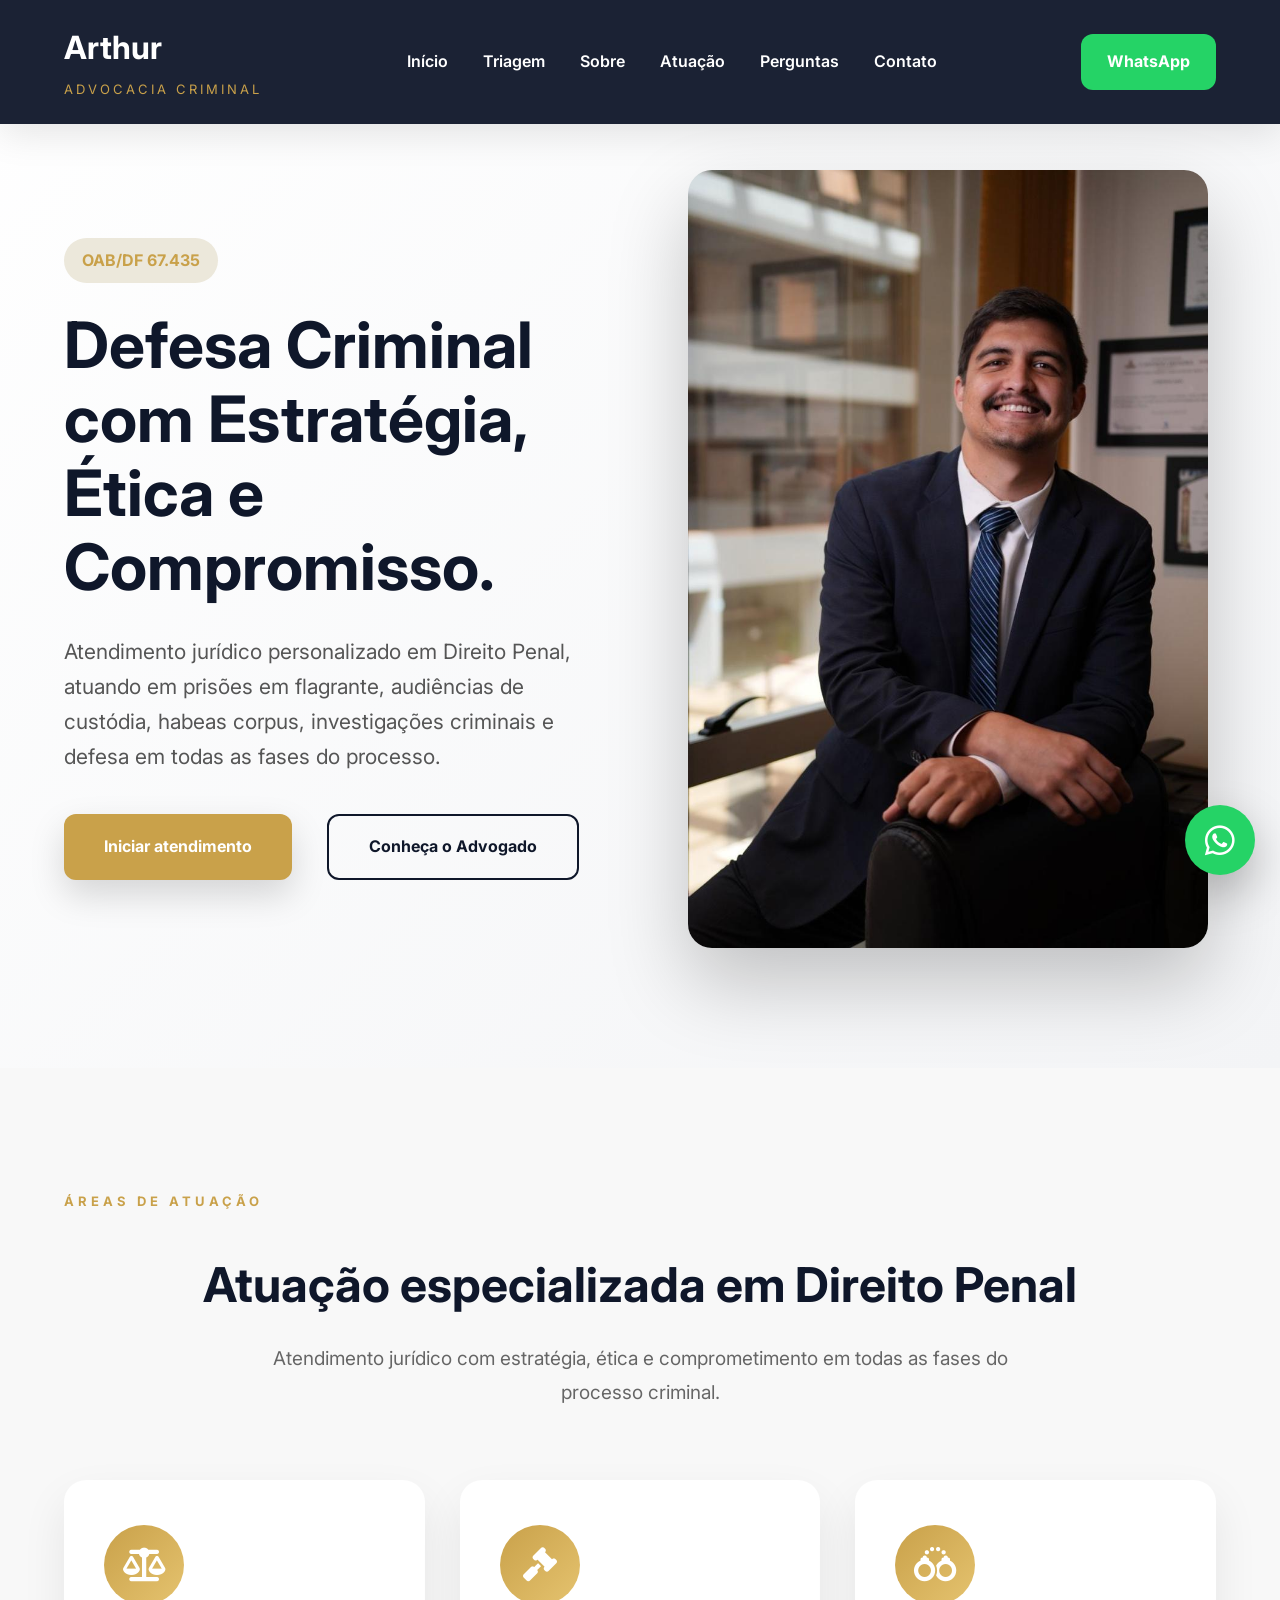
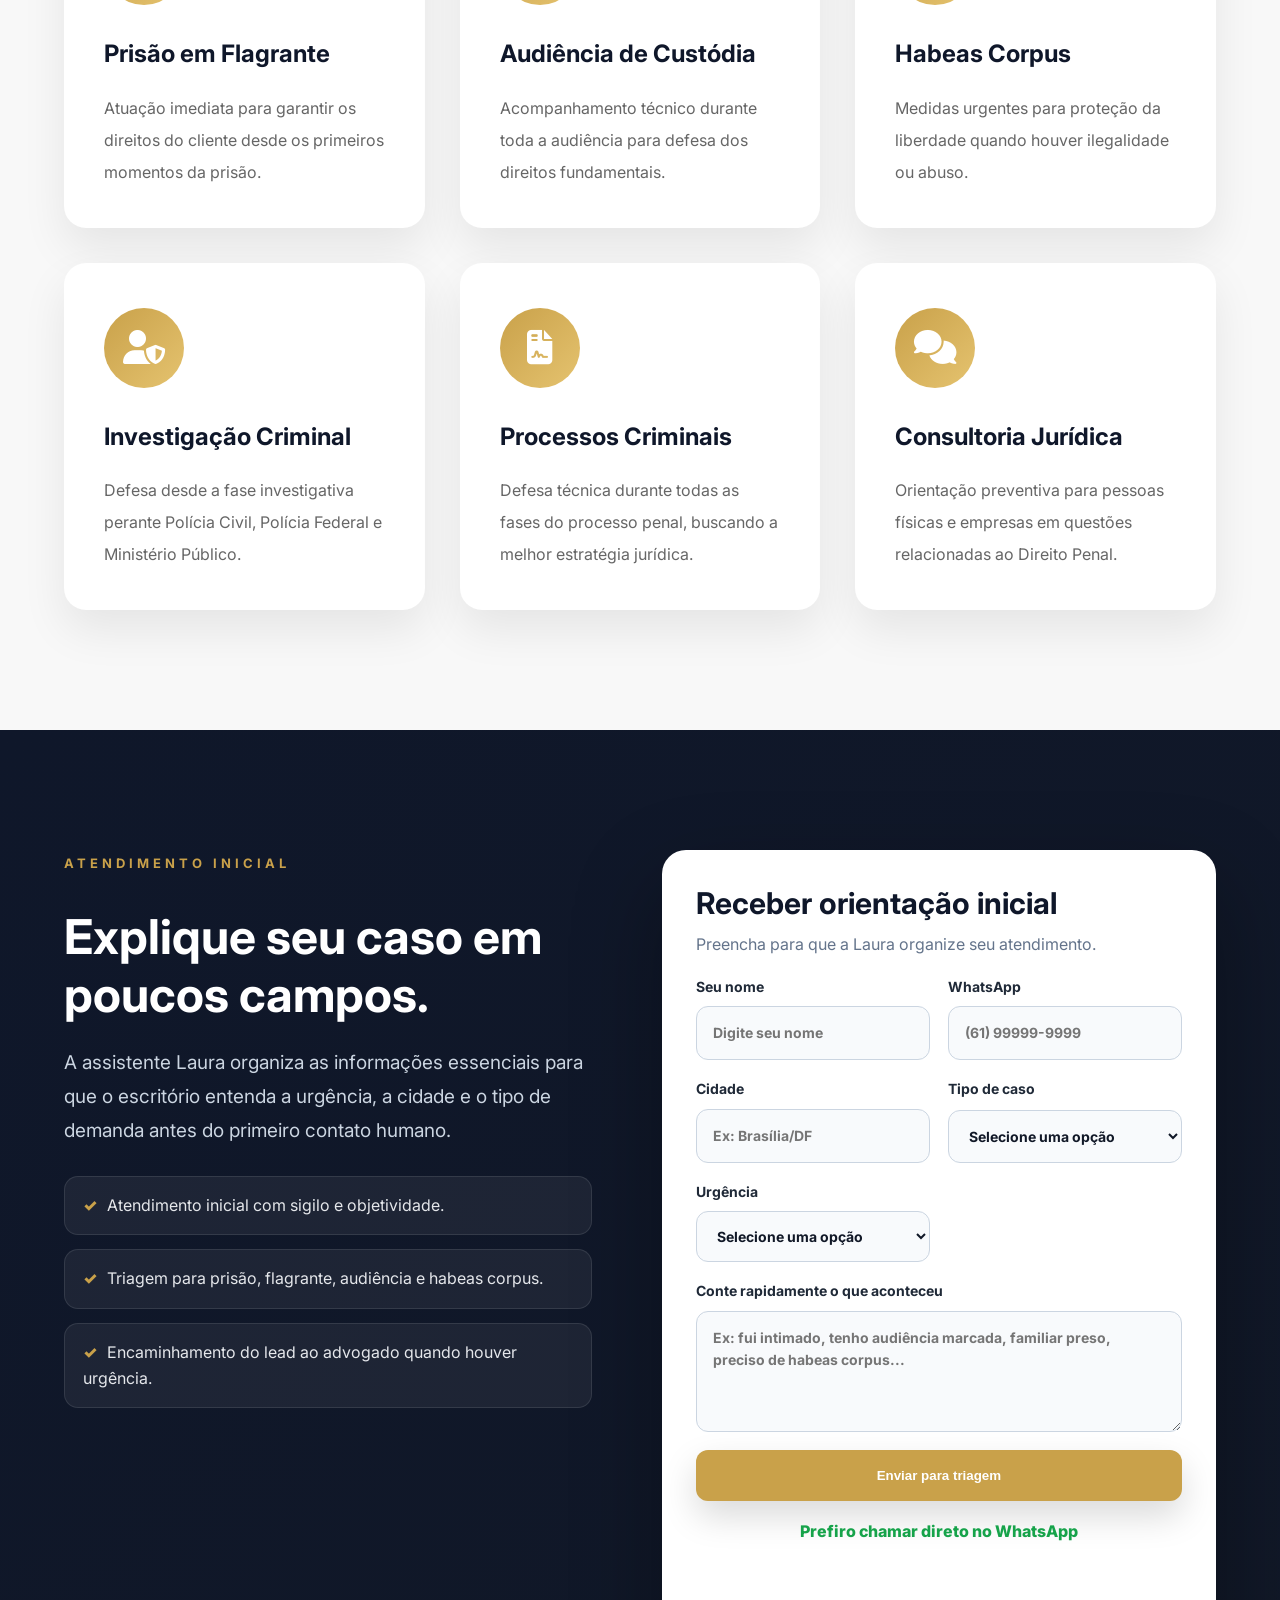
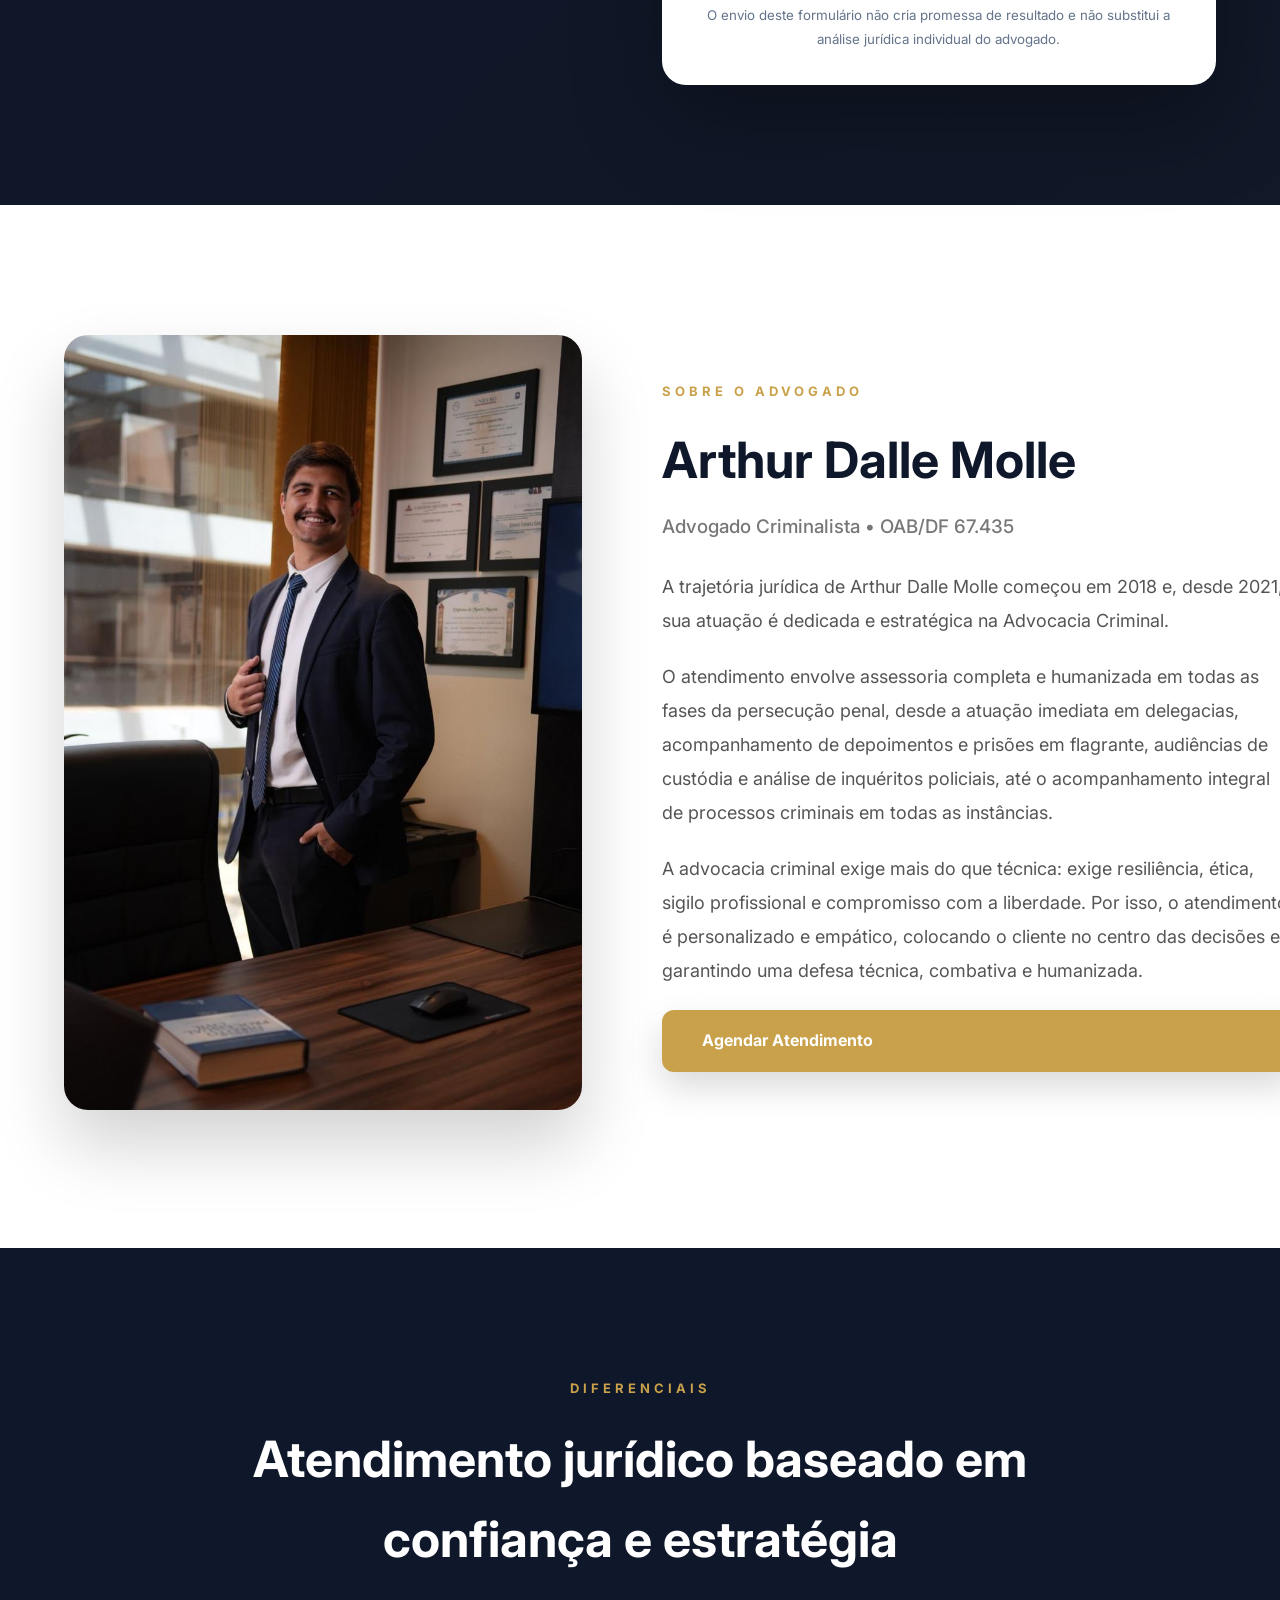
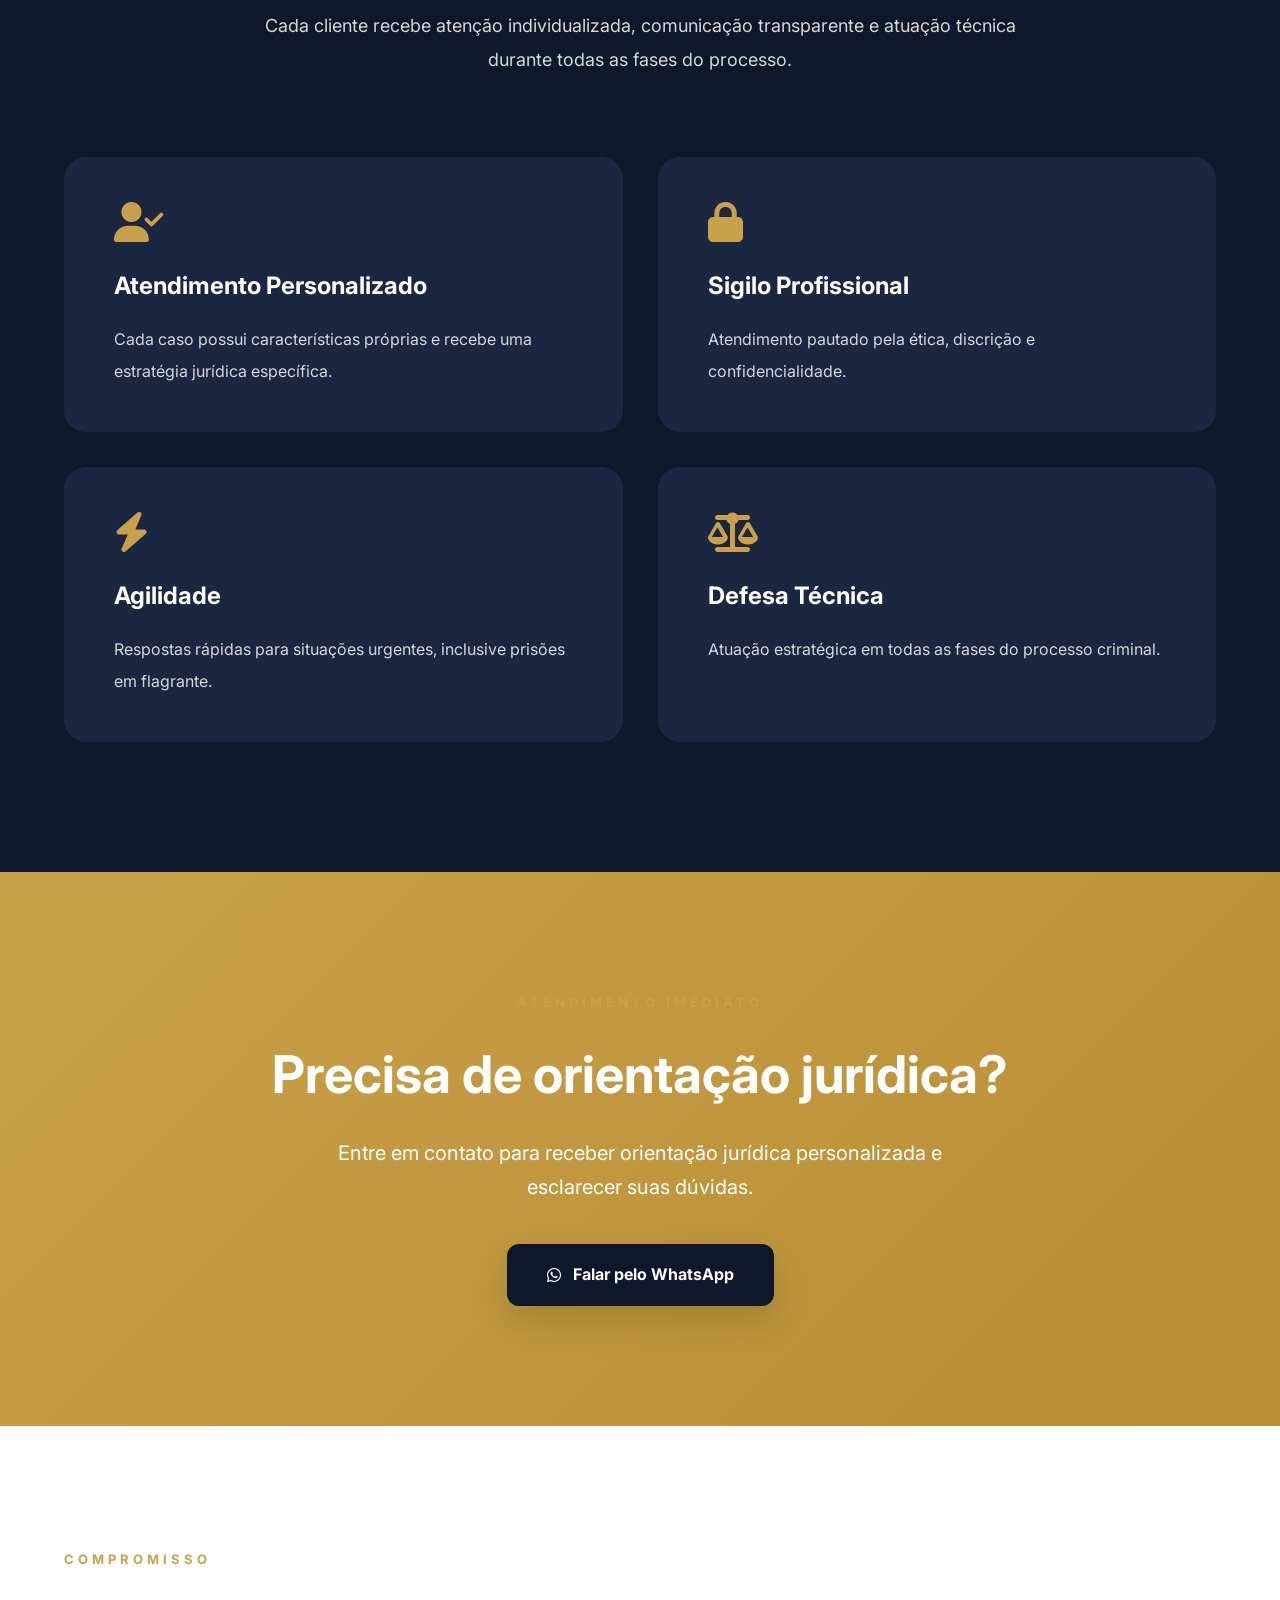
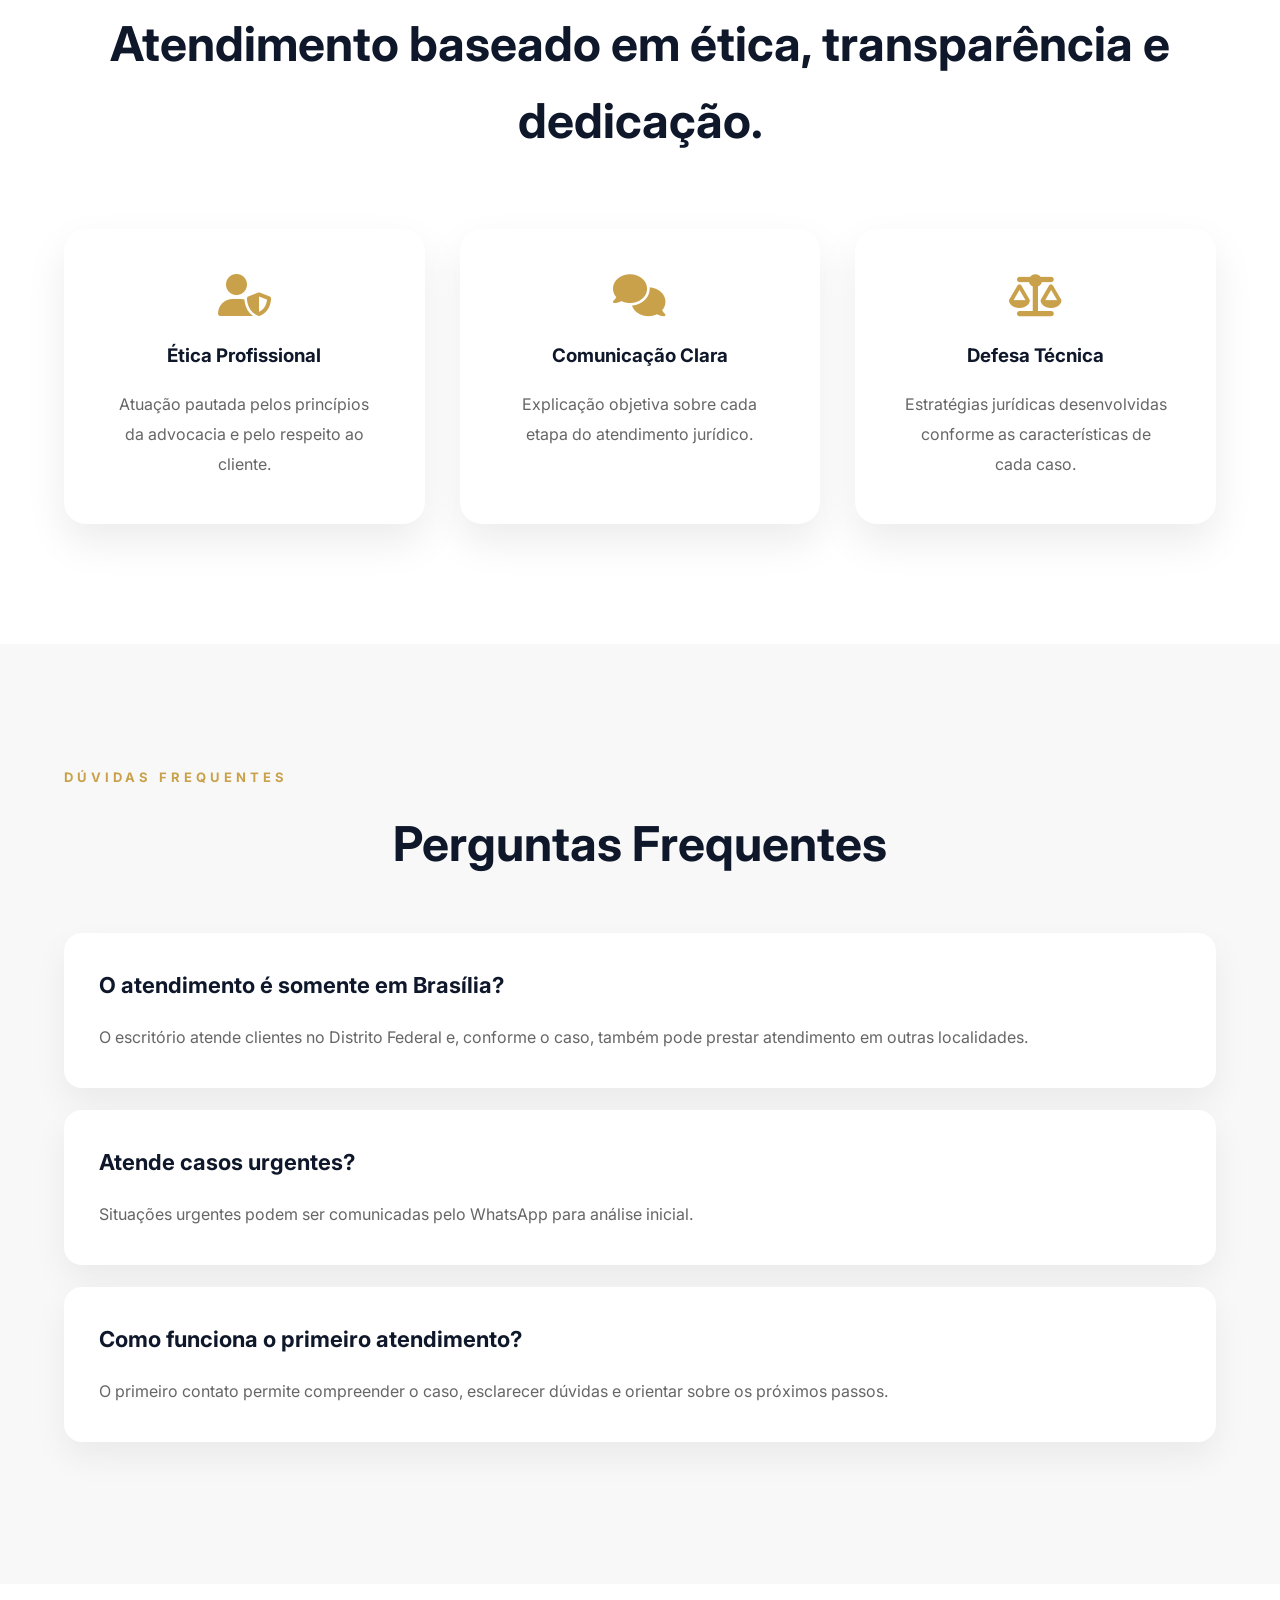
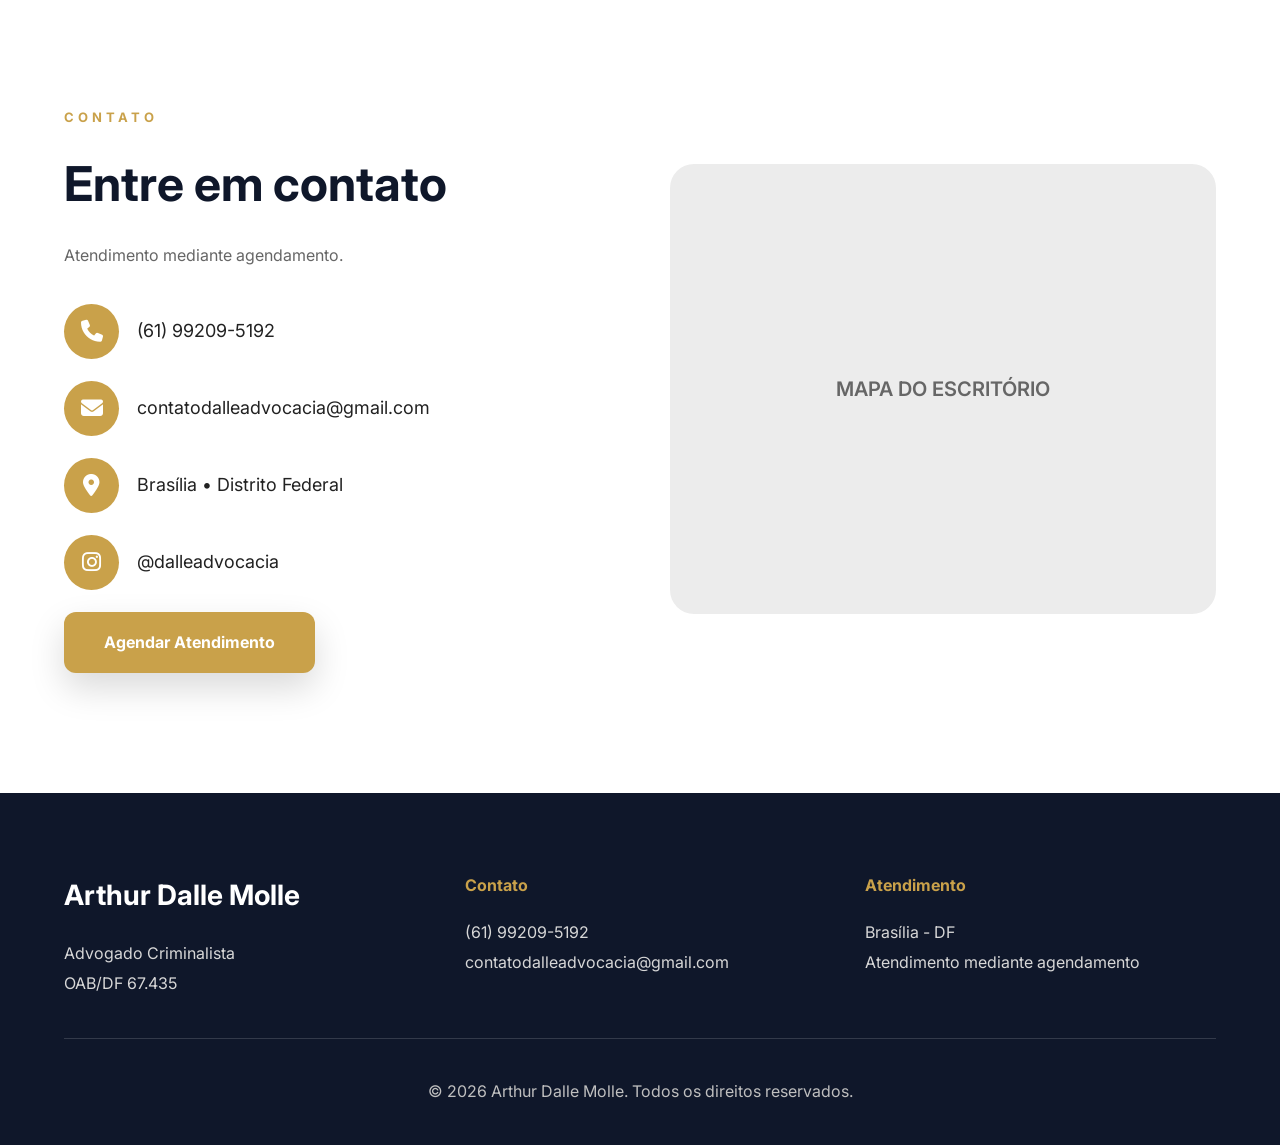
<file: dalleadvocacia/index.html>
<!DOCTYPE html>
<html lang="pt-BR">

<head>

    <meta charset="UTF-8">
    <meta name="viewport" content="width=device-width, initial-scale=1.0">

    <title>Arthur Dalle Molle | Advogado Criminalista em Brasília</title>

    <meta name="description"
        content="Advogado Criminalista em Brasília - DF. Defesa em prisão em flagrante, audiência de custódia, habeas corpus, investigações e Direito Penal.">

    <meta name="keywords"
        content="advogado criminalista brasília, advogado penal df, prisão em flagrante, habeas corpus, audiência de custódia">

    <meta name="robots" content="index,follow">

    <meta name="author" content="Arthur Dalle Molle">

    <link rel="canonical" href="https://www.dalleadvocacia.com/">

    <!-- Open Graph -->

    <meta property="og:type" content="website">

    <meta property="og:title"
        content="Arthur Dalle Molle | Advogado Criminalista">

    <meta property="og:description"
        content="Atuação em Direito Penal com atendimento em Brasília e Distrito Federal.">

    <meta property="og:image"
        content="https://www.dalleadvocacia.com/img/arthur-hero.jpg">

    <meta property="og:url"
        content="https://www.dalleadvocacia.com">

    <!-- Twitter -->

    <meta name="twitter:card"
        content="summary_large_image">

    <meta name="twitter:title"
        content="Arthur Dalle Molle">

    <meta name="twitter:description"
        content="Advogado Criminalista em Brasília">

    <meta name="twitter:image"
        content="https://www.dalleadvocacia.com/img/arthur-hero.jpg">

    <!-- Google Fonts -->

    <link rel="preconnect"
        href="https://fonts.googleapis.com">

    <link rel="preconnect"
        href="https://fonts.gstatic.com"
        crossorigin>

    <link href="https://fonts.googleapis.com/css2?family=Inter:wght@300;400;500;600;700;800&display=swap"
        rel="stylesheet">

    <!-- Font Awesome -->

    <link rel="stylesheet"
        href="https://cdnjs.cloudflare.com/ajax/libs/font-awesome/6.7.2/css/all.min.css">

    <!-- CSS -->

    <link rel="stylesheet"
        href="css/style.css">

    <link rel="stylesheet"
        href="css/responsive.css">

    <!-- Google Tag Manager -->
     <!-- Google Tag Manager -->
        <script>(function(w,d,s,l,i){w[l]=w[l]||[];w[l].push({'gtm.start':
        new Date().getTime(),event:'gtm.js'});var f=d.getElementsByTagName(s)[0],
        j=d.createElement(s),dl=l!='dataLayer'?'&l='+l:'';j.async=true;j.src=
        'https://www.googletagmanager.com/gtm.js?id='+i+dl;f.parentNode.insertBefore(j,f);
        })(window,document,'script','dataLayer','GTM-5GZ7ZKXM');</script>
<!-- End Google Tag Manager -->
            <!-- Google tag (gtag.js) -->
                <script async src="https://www.googletagmanager.com/gtag/js?id=G-J9F87RMT3Y"></script>
                <script>
                    window.dataLayer = window.dataLayer || [];
                    function gtag(){dataLayer.push(arguments);}
                    gtag('js', new Date());

                    gtag('config', 'G-J9F87RMT3Y');
                </script>

    <!-- Cole aqui futuramente -->

    <!-- Google Analytics -->

    <!-- Cole aqui -->

    <!-- Google Ads -->

    <!-- Cole aqui -->

    <!-- Meta Pixel -->

    <!-- Cole aqui -->

</head>

<body>

    <!-- Google Tag Manager (noscript) -->

    <!-- Google Tag Manager (noscript) -->
    <noscript><iframe src="https://www.googletagmanager.com/ns.html?id=GTM-5GZ7ZKXM"
    height="0" width="0" style="display:none;visibility:hidden"></iframe></noscript>
<!-- End Google Tag Manager (noscript) -->

    <!-- Cole aqui -->

    <header id="header">

        <div class="container">

            <div class="logo">

                <h2>Arthur</h2>

                <span>Advocacia Criminal</span>

            </div>

            <nav id="menu">

                <a href="#inicio">Início</a>

                <a href="#triagem">Triagem</a>

                <a href="#sobre">Sobre</a>

                <a href="#atuacao">Atuação</a>

                <a href="#faq">Perguntas</a>

                <a href="#contato">Contato</a>

            </nav>

            <a
                href="https://wa.me/5561992095192"
                target="_blank"
                class="btn-whatsapp">

                WhatsApp

            </a>

            <button
                class="menu-mobile"
                id="menu-mobile">

                <i class="fa-solid fa-bars"></i>

            </button>

        </div>

    </header>

    <!-- HERO -->

    <section
        class="hero"
        id="inicio">

        <div class="container">

            <div class="hero-texto">

                <span class="hero-tag">

                    OAB/DF 67.435

                </span>

                <h1>

                    Defesa Criminal com Estratégia,
                    Ética e Compromisso.

                </h1>

                <p>

                    Atendimento jurídico personalizado em Direito Penal,
                    atuando em prisões em flagrante, audiências de custódia,
                    habeas corpus, investigações criminais e defesa em todas
                    as fases do processo.

                </p>

                <div class="hero-botoes">

                    <a
                        href="#triagem"
                        class="btn-principal">

                        Iniciar atendimento

                    </a>

                    <a
                        href="#sobre"
                        class="btn-secundario">

                        Conheça o Advogado

                    </a>

                </div>

            </div>

            <div class="hero-imagem">

                <img
                    src="img/arthur-hero.jpg"
                    alt="Arthur Dalle Molle"
                    fetchpriority="high">

            </div>

        </div>

    </section>

    <!-- =========================================================
     ÁREAS DE ATUAÇÃO
========================================================== -->

<section
    class="areas"
    id="atuacao">

    <div class="container">

        <span class="titulo-pequeno">

            ÁREAS DE ATUAÇÃO

        </span>

        <h2>

            Atuação especializada em Direito Penal

        </h2>

        <p class="subtitulo">

            Atendimento jurídico com estratégia, ética e comprometimento
            em todas as fases do processo criminal.

        </p>

        <div class="cards">

            <article class="card">

                <span>

                    <i class="fa-solid fa-scale-balanced"></i>

                </span>

                <h3>Prisão em Flagrante</h3>

                <p>

                    Atuação imediata para garantir os direitos do cliente desde
                    os primeiros momentos da prisão.

                </p>

            </article>

            <article class="card">

                <span>

                    <i class="fa-solid fa-gavel"></i>

                </span>

                <h3>Audiência de Custódia</h3>

                <p>

                    Acompanhamento técnico durante toda a audiência para defesa
                    dos direitos fundamentais.

                </p>

            </article>

            <article class="card">

                <span>

                    <i class="fa-solid fa-handcuffs"></i>

                </span>

                <h3>Habeas Corpus</h3>

                <p>

                    Medidas urgentes para proteção da liberdade quando houver
                    ilegalidade ou abuso.

                </p>

            </article>

            <article class="card">

                <span>

                    <i class="fa-solid fa-user-shield"></i>

                </span>

                <h3>Investigação Criminal</h3>

                <p>

                    Defesa desde a fase investigativa perante Polícia Civil,
                    Polícia Federal e Ministério Público.

                </p>

            </article>

            <article class="card">

                <span>

                    <i class="fa-solid fa-file-contract"></i>

                </span>

                <h3>Processos Criminais</h3>

                <p>

                    Defesa técnica durante todas as fases do processo penal,
                    buscando a melhor estratégia jurídica.

                </p>

            </article>

            <article class="card">

                <span>

                    <i class="fa-solid fa-comments"></i>

                </span>

                <h3>Consultoria Jurídica</h3>

                <p>

                    Orientação preventiva para pessoas físicas e empresas em
                    questões relacionadas ao Direito Penal.

                </p>

            </article>

        </div>

    </div>

</section>

<!-- =========================================================
     TRIAGEM STAYGO
========================================================== -->

<section
    class="triagem-staygo"
    id="triagem">

    <div class="container">

        <div class="triagem-copy">

            <span class="titulo-pequeno">

                ATENDIMENTO INICIAL

            </span>

            <h2>

                Explique seu caso em poucos campos.

            </h2>

            <p>

                A assistente Laura organiza as informações essenciais para que
                o escritório entenda a urgência, a cidade e o tipo de demanda
                antes do primeiro contato humano.

            </p>

            <ul>

                <li>Atendimento inicial com sigilo e objetividade.</li>

                <li>Triagem para prisão, flagrante, audiência e habeas corpus.</li>

                <li>Encaminhamento do lead ao advogado quando houver urgência.</li>

            </ul>

        </div>

        <form
            class="staygo-form"
            data-staygo-slug="dalle-advocacia"
            data-staygo-whatsapp="5561992095192">

            <h3>

                Receber orientação inicial

            </h3>

            <p>

                Preencha para que a Laura organize seu atendimento.

            </p>

            <label>

                Seu nome

                <input
                    type="text"
                    name="contactName"
                    placeholder="Digite seu nome"
                    autocomplete="name">

            </label>

            <label>

                WhatsApp

                <input
                    type="tel"
                    name="phone"
                    placeholder="(61) 99999-9999"
                    autocomplete="tel"
                    required>

            </label>

            <label>

                Cidade

                <input
                    type="text"
                    name="city"
                    placeholder="Ex: Brasília/DF"
                    autocomplete="address-level2">

            </label>

            <label>

                Tipo de caso

                <select name="area">

                    <option value="">Selecione uma opção</option>

                    <option value="Prisão em flagrante">Prisão em flagrante</option>

                    <option value="Audiência de custódia">Audiência de custódia</option>

                    <option value="Habeas corpus">Habeas corpus</option>

                    <option value="Intimação ou delegacia">Intimação ou delegacia</option>

                    <option value="Processo criminal">Processo criminal</option>

                    <option value="Outro caso criminal">Outro caso criminal</option>

                </select>

            </label>

            <label>

                Urgência

                <select name="urgency">

                    <option value="">Selecione uma opção</option>

                    <option value="Urgente agora">Urgente agora</option>

                    <option value="Ainda hoje">Ainda hoje</option>

                    <option value="Tenho prazo ou audiência">Tenho prazo ou audiência</option>

                    <option value="Quero tirar uma dúvida">Quero tirar uma dúvida</option>

                </select>

            </label>

            <label class="staygo-full">

                Conte rapidamente o que aconteceu

                <textarea
                    name="message"
                    rows="4"
                    placeholder="Ex: fui intimado, tenho audiência marcada, familiar preso, preciso de habeas corpus..."
                    required></textarea>

            </label>

            <input type="hidden" name="source" value="landing">

            <input type="hidden" name="capturedFrom" value="dalle-advocacia">

            <button
                type="submit"
                class="btn-principal staygo-submit">

                Enviar para triagem

            </button>

            <a
                href="https://wa.me/5561992095192"
                target="_blank"
                class="staygo-whatsapp-link">

                Prefiro chamar direto no WhatsApp

            </a>

            <div
                class="staygo-form-status"
                role="status"
                aria-live="polite"></div>

            <small>

                O envio deste formulário não cria promessa de resultado e não
                substitui a análise jurídica individual do advogado.

            </small>

        </form>

    </div>

</section>

<!-- =========================================================
     SOBRE O ADVOGADO
========================================================== -->

<section
    class="sobre"
    id="sobre">

    <div class="container">

        <div class="sobre-imagem">

            <img
                src="img/arthur-escritorio.jpg"
                alt="Arthur Dalle Molle"
                loading="lazy"
                decoding="async">

        </div>

        <div class="sobre-texto">

            <span class="titulo-pequeno">

                SOBRE O ADVOGADO

            </span>

            <h2>

                Arthur Dalle Molle

            </h2>

            <h3>

                Advogado Criminalista • OAB/DF 67.435

            </h3>

            <p>

                A trajetória jurídica de Arthur Dalle Molle começou em 2018 e,
                desde 2021, sua atuação é dedicada e estratégica na Advocacia
                Criminal.

            </p>

            <p>

                O atendimento envolve assessoria completa e humanizada em todas
                as fases da persecução penal, desde a atuação imediata em
                delegacias, acompanhamento de depoimentos e prisões em flagrante,
                audiências de custódia e análise de inquéritos policiais, até o
                acompanhamento integral de processos criminais em todas as
                instâncias.

            </p>

            <p>

                A advocacia criminal exige mais do que técnica: exige resiliência,
                ética, sigilo profissional e compromisso com a liberdade. Por
                isso, o atendimento é personalizado e empático, colocando o
                cliente no centro das decisões e garantindo uma defesa técnica,
                combativa e humanizada.

            </p>

            <a
                href="https://wa.me/5561992095192"
                target="_blank"
                class="btn-principal">

                Agendar Atendimento

            </a>

        </div>

    </div>

</section>

<!-- =========================================================
     DIFERENCIAIS
========================================================== -->

<section class="diferenciais">

    <div class="container">

        <span class="titulo-menor">

            DIFERENCIAIS

        </span>

        <h2>

            Atendimento jurídico baseado em confiança e estratégia

        </h2>

        <p class="descricao">

            Cada cliente recebe atenção individualizada,
            comunicação transparente e atuação técnica durante
            todas as fases do processo.

        </p>

        <div class="grid-diferenciais">

            <article class="item">

                <i class="fa-solid fa-user-check"></i>

                <h3>

                    Atendimento Personalizado

                </h3>

                <p>

                    Cada caso possui características próprias e recebe
                    uma estratégia jurídica específica.

                </p>

            </article>

            <article class="item">

                <i class="fa-solid fa-lock"></i>

                <h3>

                    Sigilo Profissional

                </h3>

                <p>

                    Atendimento pautado pela ética,
                    discrição e confidencialidade.

                </p>

            </article>

            <article class="item">

                <i class="fa-solid fa-bolt"></i>

                <h3>

                    Agilidade

                </h3>

                <p>

                    Respostas rápidas para situações urgentes,
                    inclusive prisões em flagrante.

                </p>

            </article>

            <article class="item">

                <i class="fa-solid fa-scale-balanced"></i>

                <h3>

                    Defesa Técnica

                </h3>

                <p>

                    Atuação estratégica em todas as fases
                    do processo criminal.

                </p>

            </article>

        </div>

    </div>

</section>

<!-- =========================================================
     CTA
========================================================== -->

<section class="cta">

    <div class="container">

        <span class="titulo-menor">

            ATENDIMENTO IMEDIATO

        </span>

        <h2>

            Precisa de orientação jurídica?

        </h2>

        <p>

            Entre em contato para receber orientação jurídica
            personalizada e esclarecer suas dúvidas.

        </p>

        <a
            href="https://wa.me/5561992095192"
            target="_blank"
            class="btn-principal">

            <i class="fa-brands fa-whatsapp"></i>

            Falar pelo WhatsApp

        </a>

    </div>

</section>

<!-- =========================================================
     PROVA SOCIAL
========================================================== -->

<section class="prova-social">

    <div class="container">

        <span class="titulo-pequeno">

            COMPROMISSO

        </span>

        <h2>

            Atendimento baseado em ética,
            transparência e dedicação.

        </h2>

        <div class="provas">

            <article class="prova">

                <i class="fa-solid fa-user-shield"></i>

                <h3>Ética Profissional</h3>

                <p>

                    Atuação pautada pelos princípios da advocacia
                    e pelo respeito ao cliente.

                </p>

            </article>

            <article class="prova">

                <i class="fa-solid fa-comments"></i>

                <h3>Comunicação Clara</h3>

                <p>

                    Explicação objetiva sobre cada etapa
                    do atendimento jurídico.

                </p>

            </article>

            <article class="prova">

                <i class="fa-solid fa-scale-balanced"></i>

                <h3>Defesa Técnica</h3>

                <p>

                    Estratégias jurídicas desenvolvidas conforme
                    as características de cada caso.

                </p>

            </article>

        </div>

    </div>

</section>

<!-- =========================================================
     FAQ
========================================================== -->

<section
    class="faq"
    id="faq">

    <div class="container">

        <span class="titulo-pequeno">

            DÚVIDAS FREQUENTES

        </span>

        <h2>

            Perguntas Frequentes

        </h2>

        <div class="faq-item">

            <h3>

                O atendimento é somente em Brasília?

            </h3>

            <p>

                O escritório atende clientes no Distrito Federal e,
                conforme o caso, também pode prestar atendimento em
                outras localidades.

            </p>

        </div>

        <div class="faq-item">

            <h3>

                Atende casos urgentes?

            </h3>

            <p>

                Situações urgentes podem ser comunicadas
                pelo WhatsApp para análise inicial.

            </p>

        </div>

        <div class="faq-item">

            <h3>

                Como funciona o primeiro atendimento?

            </h3>

            <p>

                O primeiro contato permite compreender o caso,
                esclarecer dúvidas e orientar sobre os próximos passos.

            </p>

        </div>

    </div>

</section>

<!-- =========================================================
     CONTATO
========================================================== -->

<section
    class="contato"
    id="contato">

    <div class="container">

        <div class="contato-info">

            <span class="titulo-pequeno">

                CONTATO

            </span>

            <h2>

                Entre em contato

            </h2>

            <p>

                Atendimento mediante agendamento.

            </p>

            <div class="contato-item">

                <i class="fa-solid fa-phone"></i>

                <span>

                    (61) 99209-5192

                </span>

            </div>

            <div class="contato-item">

                <i class="fa-solid fa-envelope"></i>

                <span>

                    contatodalleadvocacia@gmail.com

                </span>

            </div>

            <div class="contato-item">

                <i class="fa-solid fa-location-dot"></i>

                <span>

                    Brasília • Distrito Federal

                </span>

            </div>

            <div class="contato-item">

                <i class="fa-brands fa-instagram"></i>

                <span>

                    @dalleadvocacia

                </span>

            </div>

            <a
                href="https://wa.me/5561992095192"
                class="btn-principal"
                target="_blank">

                Agendar Atendimento

            </a>

        </div>

        <div class="contato-mapa">

            <!-- Futuro Google Maps -->

            <div class="mapa-placeholder">

                MAPA DO ESCRITÓRIO

            </div>

        </div>

    </div>

</section>

<!-- =========================================================
     RODAPÉ
========================================================== -->

<footer>

    <div class="container">

        <div class="footer-grid">

            <div>

                <h3>

                    Arthur Dalle Molle

                </h3>

                <p>

                    Advogado Criminalista

                </p>

                <p>

                    OAB/DF 67.435

                </p>

            </div>

            <div>

                <h4>

                    Contato

                </h4>

                <p>

                    (61) 99209-5192

                </p>

                <p>

                    contatodalleadvocacia@gmail.com

                </p>

            </div>

            <div>

                <h4>

                    Atendimento

                </h4>

                <p>

                    Brasília - DF

                </p>

                <p>

                    Atendimento mediante agendamento

                </p>

            </div>

        </div>

        <hr>

        <p class="copyright">

            © 2026 Arthur Dalle Molle.
            Todos os direitos reservados.

        </p>

    </div>

</footer>

<!-- =========================================================
     BOTÃO FLUTUANTE WHATSAPP
========================================================== -->

<a
    href="https://wa.me/5561992095192"
    class="whatsapp-float"
    target="_blank"
    aria-label="Conversar pelo WhatsApp">

    <i class="fa-brands fa-whatsapp"></i>

</a>

<!-- =========================================================
     BOTÃO VOLTAR AO TOPO
========================================================== -->

<button
    id="voltarTopo"
    class="voltar-topo"
    aria-label="Voltar ao topo">

    <i class="fa-solid fa-arrow-up"></i>

</button>

<!-- =========================================================
     SCHEMA.ORG
========================================================== -->

<script type="application/ld+json">

{
  "@context":"https://schema.org",
  "@type":"LegalService",

  "name":"Arthur Dalle Molle Advocacia Criminal",

  "url":"https://www.dalleadvocacia.com",

  "telephone":"+55 61 99209-5192",

  "email":"contatodalleadvocacia@gmail.com",

  "image":"https://www.dalleadvocacia.com/img/arthur-hero.jpg",

  "description":"Advogado Criminalista em Brasília com atuação em Direito Penal, Habeas Corpus, Prisão em Flagrante, Audiência de Custódia e Defesa Criminal.",

  "priceRange":"$$",

  "address":{

      "@type":"PostalAddress",

      "addressLocality":"Brasília",

      "addressRegion":"DF",

      "addressCountry":"BR"

  },

  "areaServed":{

      "@type":"AdministrativeArea",

      "name":"Distrito Federal"

  },

  "founder":{

      "@type":"Person",

      "name":"Arthur Dalle Molle"

  },

  "sameAs":[

      "https://instagram.com/dalleadvocacia"

  ]

}

</script>

<!-- =========================================================
     MAIN JS
========================================================== -->

<script>
(() => {
  const forms = document.querySelectorAll(".staygo-form");
  const apiBase = "https://app.staygobot.com/api/public/capture";
  const getParams = () => {
    const params = new URLSearchParams(window.location.search);
    return {
      utm_source: params.get("utm_source") || "landing",
      utm_medium: params.get("utm_medium") || "",
      utm_campaign: params.get("utm_campaign") || "",
      utm_term: params.get("utm_term") || "",
      utm_content: params.get("utm_content") || "",
      campaignid: params.get("campaignid") || "",
      adgroupid: params.get("adgroupid") || "",
      matchtype: params.get("matchtype") || "",
      device: params.get("device") || navigator.userAgent,
    };
  };
  const onlyDigits = (value) => String(value || "").replace(/\D/g, "");
  const escapeHtml = (value) => String(value || "").replace(/[&<>"']/g, (char) => ({
    "&": "&amp;",
    "<": "&lt;",
    ">": "&gt;",
    "\"": "&quot;",
    "'": "&#039;",
  }[char]));
  const buildWhatsappUrl = (number, payload) => {
    const text = [
      "Olá, vim pelo site.",
      payload.contactName ? "Nome: " + payload.contactName : "",
      payload.city ? "Cidade: " + payload.city : "",
      payload.area ? "Caso: " + payload.area : "",
      payload.urgency ? "Urgência: " + payload.urgency : "",
      payload.message ? "Relato: " + payload.message : "",
    ].filter(Boolean).join("\n");
    return "https://wa.me/" + onlyDigits(number) + "?text=" + encodeURIComponent(text);
  };

  forms.forEach((form) => {
    const status = form.querySelector(".staygo-form-status");
    form.addEventListener("submit", async (event) => {
      event.preventDefault();
      const submit = form.querySelector(".staygo-submit");
      const slug = form.dataset.staygoSlug;
      const whatsapp = form.dataset.staygoWhatsapp;
      const data = Object.fromEntries(new FormData(form).entries());
      const payload = {
        ...data,
        ...getParams(),
        source: data.source || "landing",
        campaign: data.campaign || getParams().utm_campaign,
        keyword: data.keyword || getParams().utm_term,
        pageUrl: window.location.href,
      };

      if (status) status.textContent = "Enviando para a Laura...";
      if (submit) submit.disabled = true;

      try {
        const response = await fetch(`${apiBase}/${slug}/leads`, {
          method: "POST",
          headers: { "Content-Type": "application/json" },
          body: JSON.stringify(payload),
        });
        const result = await response.json().catch(() => ({}));
        if (!response.ok) throw new Error(result.error || "Não foi possível enviar.");
        const whatsappUrl = result.whatsappUrl || buildWhatsappUrl(whatsapp, payload);
        if (status) {
          status.innerHTML = `
            <div class="laura-response">
              <strong>Laura</strong>
              <span>${escapeHtml(result.lauraMessage || "Recebi seu contato. Me conta um pouco mais sobre o que aconteceu para eu organizar melhor para o advogado.")}</span>
              <a href="${whatsappUrl}" target="_blank" rel="noreferrer">Continuar pelo WhatsApp</a>
            </div>
          `;
        }
        window.dataLayer = window.dataLayer || [];
        window.dataLayer.push({ event: "staygo_lead_submit", leadScore: result.leadScore, company: slug });
      } catch (error) {
        if (status) status.textContent = "Não conseguimos enviar agora. Abrindo o WhatsApp para continuar.";
        setTimeout(() => {
          window.location.href = buildWhatsappUrl(whatsapp, payload);
        }, 700);
      } finally {
        if (submit) submit.disabled = false;
      }
    });
  });
})();
</script>

<script src="js/main.js"></script>

</body>

</html>
</file>
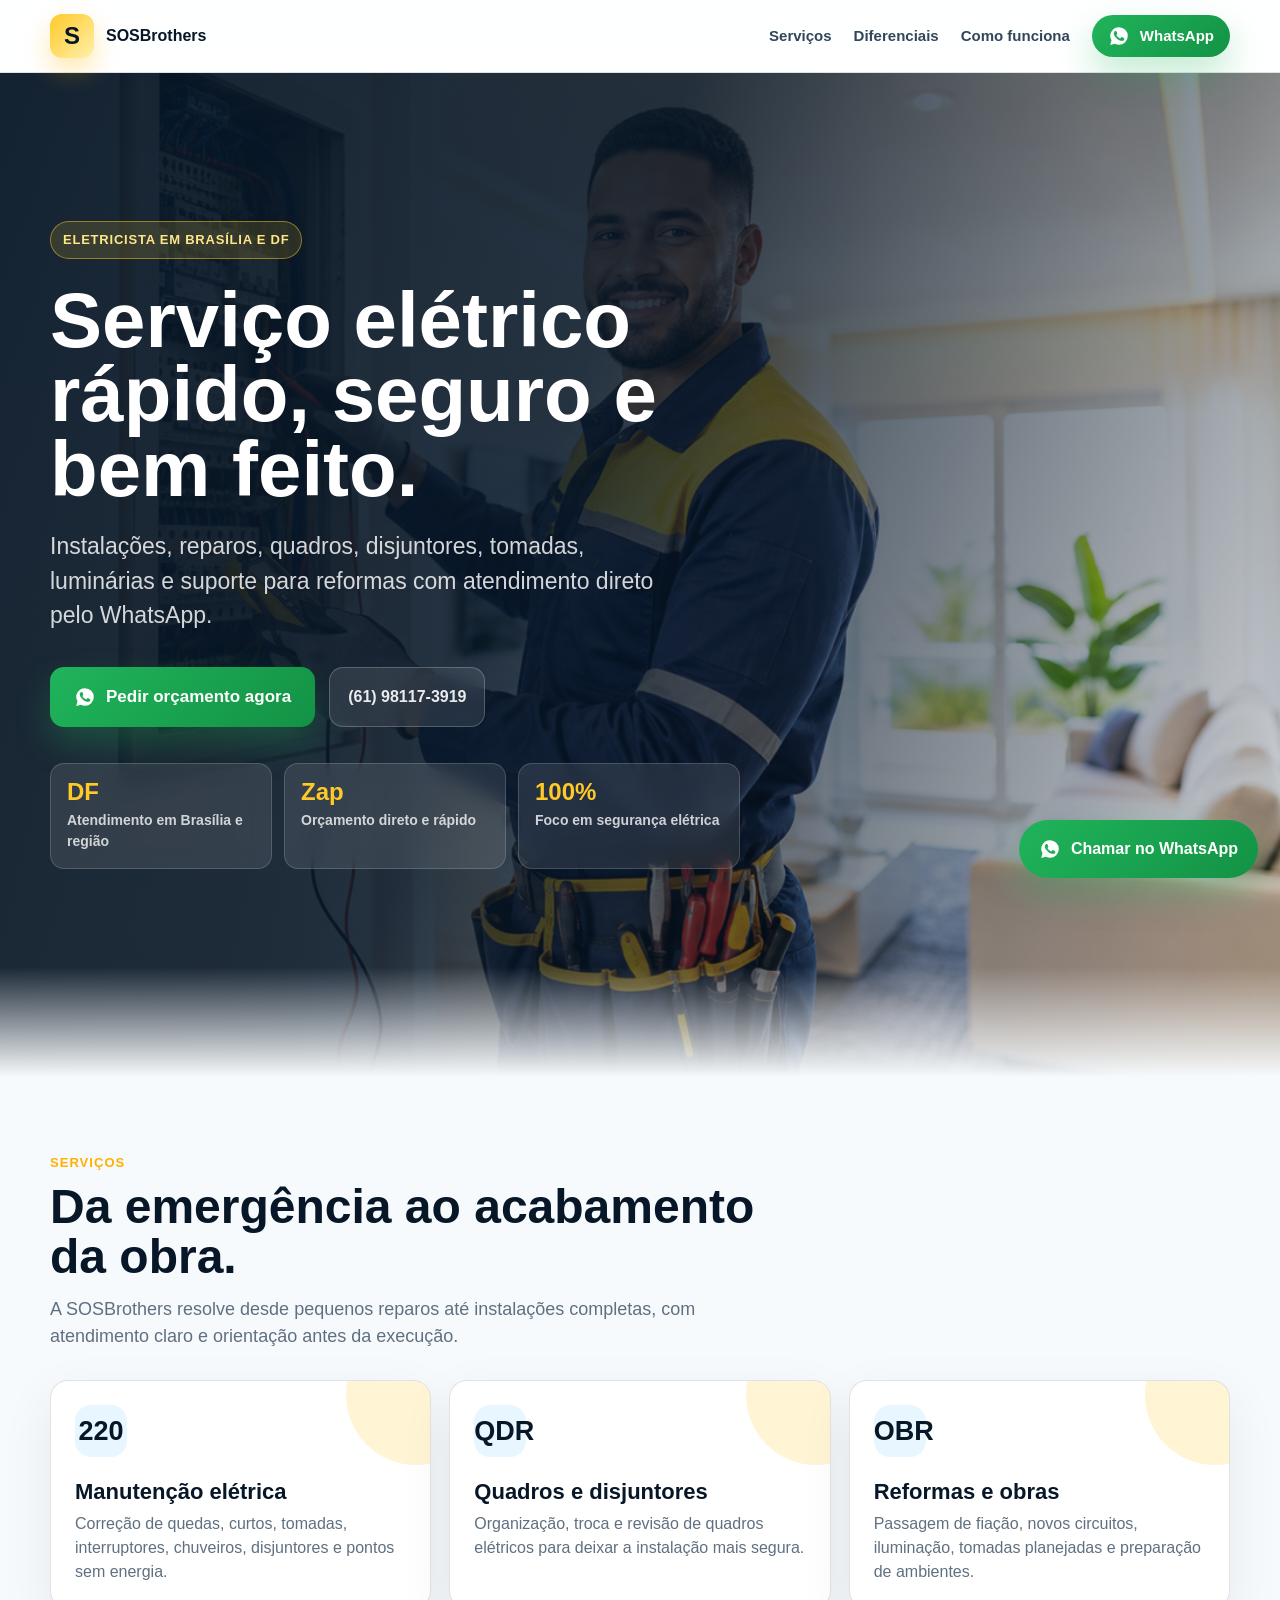
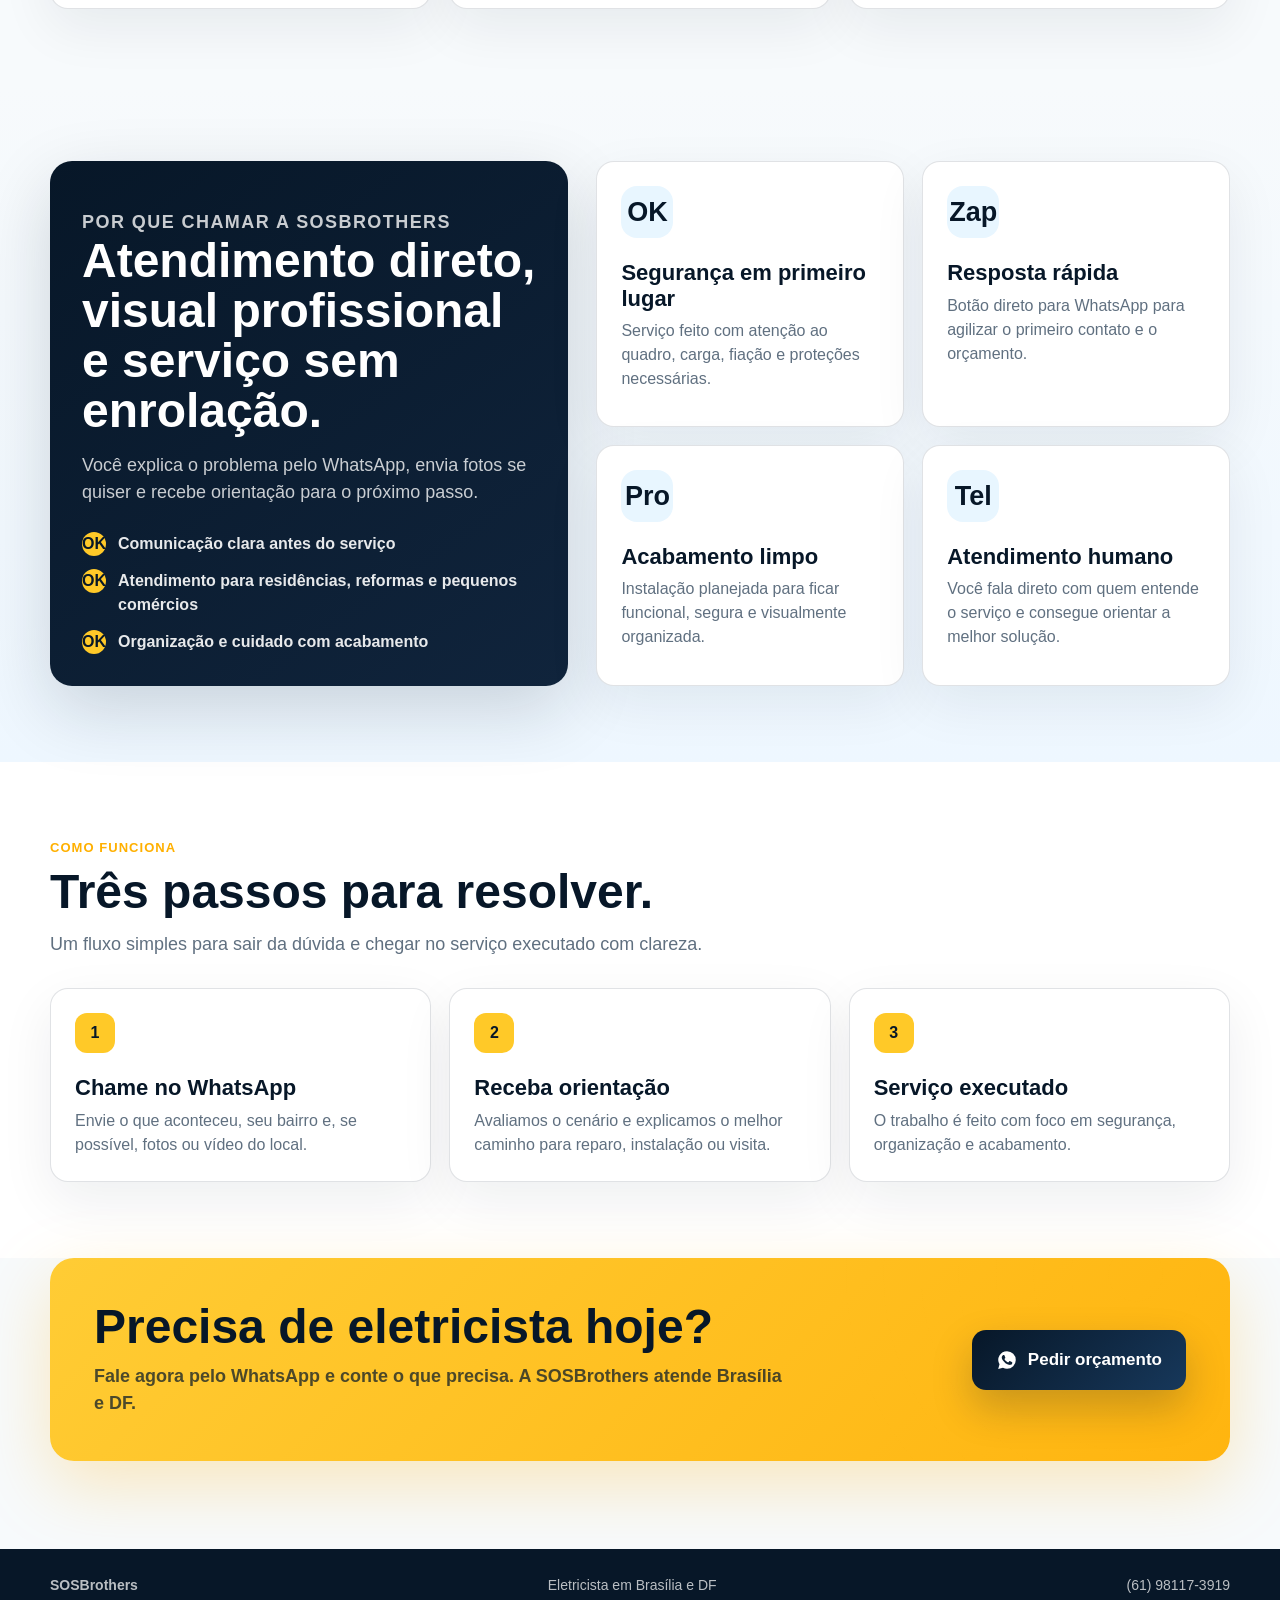
<file: sosbrothers/index.html>
﻿<!doctype html>
<html lang="pt-BR">
<head>
  <meta charset="utf-8">
  <meta name="viewport" content="width=device-width, initial-scale=1">
  <title>SOSBrothers | Eletricista em Bras&iacute;lia e DF</title>
  <meta name="description" content="Eletricista em Bras&iacute;lia para manuten&ccedil;&atilde;o, instala&ccedil;&otilde;es, reformas e emerg&ecirc;ncias. Atendimento r&aacute;pido pelo WhatsApp.">
  <style>
    :root {
      color-scheme: light;
      --navy: #071728;
      --navy-2: #10243c;
      --yellow: #ffc928;
      --yellow-2: #ffb000;
      --green: #20b45b;
      --green-2: #139245;
      --sky: #e8f6ff;
      --paper: #ffffff;
      --ink: #17212b;
      --muted: #607080;
      --line: rgba(16, 36, 60, .13);
      --shadow: 0 24px 70px rgba(7, 23, 40, .16);
    }

    * { box-sizing: border-box; }

    html { scroll-behavior: smooth; }

    body {
      margin: 0;
      font-family: Inter, Arial, Helvetica, sans-serif;
      background: #f7fafc;
      color: var(--ink);
      line-height: 1.5;
    }

    img { max-width: 100%; display: block; }

    a { color: inherit; }

    .topbar {
      position: sticky;
      top: 0;
      z-index: 20;
      background: rgba(255, 255, 255, .88);
      border-bottom: 1px solid var(--line);
      backdrop-filter: blur(14px);
    }

    .nav {
      width: min(1180px, calc(100% - 36px));
      min-height: 72px;
      margin: 0 auto;
      display: flex;
      align-items: center;
      justify-content: space-between;
      gap: 18px;
    }

    .brand {
      display: flex;
      align-items: center;
      gap: 12px;
      text-decoration: none;
      font-weight: 900;
      letter-spacing: 0;
      color: var(--navy);
    }

    .brand-mark {
      width: 44px;
      height: 44px;
      display: grid;
      place-items: center;
      border-radius: 12px;
      background: linear-gradient(135deg, var(--yellow), #fff0a9);
      box-shadow: 0 12px 26px rgba(255, 185, 0, .32);
      color: var(--navy);
      font-size: 24px;
      font-weight: 900;
    }

    .nav-links {
      display: flex;
      align-items: center;
      gap: 22px;
      color: #32465b;
      font-size: 15px;
      font-weight: 700;
    }

    .nav-links a {
      text-decoration: none;
    }

    .whatsapp-mini,
    .whatsapp-main,
    .whatsapp-float {
      display: inline-flex;
      align-items: center;
      justify-content: center;
      gap: 10px;
      text-decoration: none;
      border: 0;
      cursor: pointer;
      font-weight: 900;
      color: #fff;
      background: linear-gradient(135deg, var(--green), var(--green-2));
      box-shadow: 0 16px 34px rgba(32, 180, 91, .28);
    }

    .whatsapp-mini {
      min-height: 42px;
      padding: 0 16px;
      border-radius: 999px;
      white-space: nowrap;
    }

    .whatsapp-icon {
      width: 22px;
      height: 22px;
      flex: 0 0 auto;
    }

    .hero {
      position: relative;
      min-height: calc(100vh - 72px);
      overflow: hidden;
      background:
        linear-gradient(110deg, rgba(7, 23, 40, .95) 0%, rgba(7, 23, 40, .88) 42%, rgba(7, 23, 40, .14) 100%),
        url("assets/hero-electrician.png") center right / cover no-repeat;
      color: #fff;
    }

    .hero::after {
      content: "";
      position: absolute;
      inset: auto 0 0 0;
      height: 110px;
      background: linear-gradient(180deg, rgba(247, 250, 252, 0), #f7fafc);
      pointer-events: none;
    }

    .hero-inner {
      position: relative;
      z-index: 1;
      width: min(1180px, calc(100% - 36px));
      min-height: calc(100vh - 72px);
      margin: 0 auto;
      display: grid;
      align-content: center;
      padding: 72px 0 132px;
    }

    .hero-copy {
      max-width: 690px;
    }

    .eyebrow {
      width: fit-content;
      display: inline-flex;
      align-items: center;
      gap: 10px;
      padding: 8px 12px;
      border-radius: 999px;
      background: rgba(255, 201, 40, .14);
      border: 1px solid rgba(255, 201, 40, .48);
      color: #ffe58a;
      font-size: 13px;
      font-weight: 900;
      text-transform: uppercase;
      letter-spacing: .06em;
    }

    h1 {
      margin: 24px 0 0;
      font-size: clamp(42px, 7vw, 78px);
      line-height: .96;
      letter-spacing: 0;
      max-width: 820px;
    }

    .hero-text {
      max-width: 640px;
      margin: 22px 0 0;
      color: rgba(255, 255, 255, .82);
      font-size: clamp(18px, 2vw, 23px);
    }

    .hero-actions {
      display: flex;
      flex-wrap: wrap;
      align-items: center;
      gap: 14px;
      margin-top: 34px;
    }

    .whatsapp-main {
      min-height: 60px;
      padding: 0 24px;
      border-radius: 14px;
      font-size: 17px;
      transition: transform .2s ease, box-shadow .2s ease;
    }

    .whatsapp-main:hover,
    .whatsapp-mini:hover,
    .whatsapp-float:hover {
      transform: translateY(-2px);
      box-shadow: 0 20px 44px rgba(32, 180, 91, .36);
    }

    .phone-card {
      min-height: 60px;
      display: inline-flex;
      align-items: center;
      padding: 0 18px;
      border-radius: 14px;
      border: 1px solid rgba(255, 255, 255, .22);
      background: rgba(255, 255, 255, .1);
      color: rgba(255, 255, 255, .9);
      font-weight: 800;
      backdrop-filter: blur(10px);
    }

    .trust-row {
      display: grid;
      grid-template-columns: repeat(3, minmax(0, 1fr));
      gap: 12px;
      max-width: 760px;
      margin-top: 36px;
    }

    .trust-item {
      padding: 16px;
      border-radius: 14px;
      background: rgba(255, 255, 255, .1);
      border: 1px solid rgba(255, 255, 255, .16);
      backdrop-filter: blur(10px);
    }

    .trust-item strong {
      display: block;
      color: var(--yellow);
      font-size: 24px;
      line-height: 1;
    }

    .trust-item span {
      display: block;
      margin-top: 6px;
      color: rgba(255, 255, 255, .78);
      font-size: 14px;
      font-weight: 700;
    }

    section {
      padding: 76px 0;
    }

    .wrap {
      width: min(1180px, calc(100% - 36px));
      margin: 0 auto;
    }

    .section-head {
      max-width: 760px;
      margin-bottom: 30px;
    }

    .section-kicker {
      margin: 0 0 10px;
      color: var(--yellow-2);
      font-size: 13px;
      font-weight: 900;
      letter-spacing: .08em;
      text-transform: uppercase;
    }

    h2 {
      margin: 0;
      color: var(--navy);
      font-size: clamp(30px, 4vw, 48px);
      line-height: 1.04;
      letter-spacing: 0;
    }

    .section-text {
      margin: 14px 0 0;
      color: var(--muted);
      font-size: 18px;
      max-width: 720px;
    }

    .services-grid {
      display: grid;
      grid-template-columns: repeat(3, minmax(0, 1fr));
      gap: 18px;
    }

    .service-card,
    .proof-card,
    .step-card {
      background: var(--paper);
      border: 1px solid var(--line);
      border-radius: 18px;
      box-shadow: 0 18px 54px rgba(7, 23, 40, .07);
    }

    .service-card {
      min-height: 225px;
      padding: 24px;
      display: flex;
      flex-direction: column;
      justify-content: space-between;
      overflow: hidden;
      position: relative;
    }

    .service-card::before {
      content: "";
      position: absolute;
      width: 140px;
      height: 140px;
      right: -56px;
      top: -56px;
      border-radius: 50%;
      background: rgba(255, 201, 40, .2);
    }

    .icon-badge {
      width: 52px;
      height: 52px;
      display: grid;
      place-items: center;
      border-radius: 16px;
      background: var(--sky);
      color: var(--navy);
      font-size: 27px;
      font-weight: 900;
    }

    .service-card h3,
    .proof-card h3,
    .step-card h3 {
      margin: 22px 0 8px;
      color: var(--navy);
      font-size: 22px;
      line-height: 1.15;
    }

    .service-card p,
    .proof-card p,
    .step-card p {
      margin: 0;
      color: var(--muted);
      font-size: 16px;
    }

    .proof {
      background: linear-gradient(180deg, #f7fafc 0%, #eef7ff 100%);
    }

    .proof-layout {
      display: grid;
      grid-template-columns: .9fr 1.1fr;
      gap: 28px;
      align-items: stretch;
    }

    .highlight-panel {
      min-height: 100%;
      padding: 32px;
      border-radius: 22px;
      background: linear-gradient(145deg, var(--navy), var(--navy-2));
      color: #fff;
      box-shadow: var(--shadow);
    }

    .highlight-panel h2 {
      color: #fff;
    }

    .highlight-panel p {
      margin: 16px 0 0;
      color: rgba(255, 255, 255, .78);
      font-size: 18px;
    }

    .check-list {
      display: grid;
      gap: 13px;
      padding: 0;
      margin: 26px 0 0;
      list-style: none;
    }

    .check-list li {
      display: flex;
      gap: 12px;
      align-items: flex-start;
      color: rgba(255, 255, 255, .9);
      font-weight: 700;
    }

    .check {
      width: 24px;
      height: 24px;
      flex: 0 0 auto;
      display: grid;
      place-items: center;
      border-radius: 50%;
      background: var(--yellow);
      color: var(--navy);
      font-weight: 900;
    }

    .proof-grid {
      display: grid;
      grid-template-columns: repeat(2, minmax(0, 1fr));
      gap: 18px;
    }

    .proof-card {
      padding: 24px;
    }

    .steps {
      background: #fff;
    }

    .steps-grid {
      display: grid;
      grid-template-columns: repeat(3, minmax(0, 1fr));
      gap: 18px;
    }

    .step-card {
      padding: 24px;
      position: relative;
    }

    .step-number {
      width: 40px;
      height: 40px;
      display: grid;
      place-items: center;
      border-radius: 12px;
      background: var(--yellow);
      color: var(--navy);
      font-weight: 900;
    }

    .cta-band {
      padding: 0 0 88px;
    }

    .cta-box {
      display: grid;
      grid-template-columns: 1fr auto;
      align-items: center;
      gap: 24px;
      padding: clamp(28px, 5vw, 44px);
      border-radius: 24px;
      background:
        linear-gradient(135deg, rgba(255, 201, 40, .94), rgba(255, 176, 0, .94)),
        radial-gradient(circle at 92% 8%, rgba(255, 255, 255, .55), transparent 28%);
      box-shadow: 0 24px 70px rgba(255, 176, 0, .25);
      color: var(--navy);
    }

    .cta-box h2 {
      color: var(--navy);
    }

    .cta-box p {
      margin: 12px 0 0;
      max-width: 690px;
      color: rgba(7, 23, 40, .72);
      font-size: 18px;
      font-weight: 700;
    }

    .cta-box .whatsapp-main {
      background: linear-gradient(135deg, #071728, #17385b);
      box-shadow: 0 18px 40px rgba(7, 23, 40, .22);
    }

    footer {
      padding: 26px 0 92px;
      background: var(--navy);
      color: rgba(255, 255, 255, .72);
    }

    .footer-row {
      width: min(1180px, calc(100% - 36px));
      margin: 0 auto;
      display: flex;
      justify-content: space-between;
      gap: 18px;
      flex-wrap: wrap;
      font-size: 14px;
    }

    .whatsapp-float {
      position: fixed;
      right: 22px;
      bottom: 22px;
      z-index: 30;
      min-height: 58px;
      padding: 0 20px;
      border-radius: 999px;
      font-size: 16px;
    }

    @media (max-width: 900px) {
      .nav-links a { display: none; }
      .hero { background-position: 68% center; }
      .hero::before {
        content: "";
        position: absolute;
        inset: 0;
        background: rgba(7, 23, 40, .24);
      }
      .trust-row,
      .services-grid,
      .proof-layout,
      .proof-grid,
      .steps-grid,
      .cta-box {
        grid-template-columns: 1fr;
      }
      .hero-inner {
        min-height: auto;
        padding-top: 56px;
      }
      .whatsapp-float {
        left: 18px;
        right: 18px;
      }
    }

    @media (max-width: 560px) {
      .nav {
        width: min(100% - 24px, 1180px);
      }
      .brand span:last-child {
        max-width: 120px;
        line-height: 1.1;
      }
      .whatsapp-mini {
        width: 42px;
        padding: 0;
      }
      .whatsapp-mini span {
        display: none;
      }
      .hero-inner,
      .wrap,
      .footer-row {
        width: min(100% - 28px, 1180px);
      }
      .hero-actions {
        align-items: stretch;
      }
      .whatsapp-main,
      .phone-card {
        width: 100%;
      }
      section {
        padding: 58px 0;
      }
      .service-card,
      .proof-card,
      .step-card,
      .highlight-panel {
        border-radius: 16px;
      }
    }
  </style>
</head>
<body>
  <header class="topbar">
    <nav class="nav" aria-label="Navega&ccedil;&atilde;o principal">
      <a class="brand" href="#top" aria-label="SOSBrothers">
        <span class="brand-mark">S</span>
        <span>SOSBrothers</span>
      </a>
      <div class="nav-links">
        <a href="#servicos">Servi&ccedil;os</a>
        <a href="#diferenciais">Diferenciais</a>
        <a href="#como-funciona">Como funciona</a>
        <a class="whatsapp-mini" href="https://wa.me/5561981173919?text=Ol%C3%A1%2C%20vim%20pelo%20site%20da%20SOSBrothers%20e%20gostaria%20de%20um%20or%C3%A7amento." target="_blank" rel="noopener">
          <svg class="whatsapp-icon" viewBox="0 0 32 32" aria-hidden="true"><path fill="currentColor" d="M16.04 3.2A12.7 12.7 0 0 0 5.1 22.3L3.2 29l6.9-1.8a12.67 12.67 0 0 0 5.94 1.5h.01A12.75 12.75 0 0 0 16.04 3.2Zm7.5 18.1c-.31.87-1.82 1.67-2.55 1.78-.65.1-1.48.14-2.39-.15-.55-.18-1.26-.41-2.17-.8-3.82-1.65-6.31-5.49-6.5-5.74-.19-.25-1.55-2.06-1.55-3.93s.98-2.79 1.33-3.17c.35-.38.76-.47 1.02-.47.25 0 .51 0 .73.01.23.01.55-.09.86.66.31.75 1.06 2.59 1.15 2.78.09.19.16.41.03.66-.12.25-.19.41-.38.63-.19.22-.41.49-.58.66-.19.19-.39.39-.17.76.22.38.96 1.58 2.06 2.56 1.41 1.26 2.6 1.65 2.98 1.84.38.19.6.16.82-.09.22-.25.95-1.11 1.2-1.49.25-.38.51-.32.86-.19.35.13 2.22 1.05 2.6 1.24.38.19.63.29.73.44.09.16.09.91-.22 1.78Z"/></svg>
          <span>WhatsApp</span>
        </a>
      </div>
    </nav>
  </header>

  <main id="top">
    <section class="hero" aria-label="Eletricista em Bras&iacute;lia">
      <div class="hero-inner">
        <div class="hero-copy">
          <span class="eyebrow">Eletricista em Bras&iacute;lia e DF</span>
          <h1>Servi&ccedil;o el&eacute;trico r&aacute;pido, seguro e bem feito.</h1>
          <p class="hero-text">Instala&ccedil;&otilde;es, reparos, quadros, disjuntores, tomadas, lumin&aacute;rias e suporte para reformas com atendimento direto pelo WhatsApp.</p>
          <div class="hero-actions">
            <a class="whatsapp-main" href="https://wa.me/5561981173919?text=Ol%C3%A1%2C%20vim%20pelo%20site%20da%20SOSBrothers%20e%20gostaria%20de%20um%20or%C3%A7amento." target="_blank" rel="noopener">
              <svg class="whatsapp-icon" viewBox="0 0 32 32" aria-hidden="true"><path fill="currentColor" d="M16.04 3.2A12.7 12.7 0 0 0 5.1 22.3L3.2 29l6.9-1.8a12.67 12.67 0 0 0 5.94 1.5h.01A12.75 12.75 0 0 0 16.04 3.2Zm7.5 18.1c-.31.87-1.82 1.67-2.55 1.78-.65.1-1.48.14-2.39-.15-.55-.18-1.26-.41-2.17-.8-3.82-1.65-6.31-5.49-6.5-5.74-.19-.25-1.55-2.06-1.55-3.93s.98-2.79 1.33-3.17c.35-.38.76-.47 1.02-.47.25 0 .51 0 .73.01.23.01.55-.09.86.66.31.75 1.06 2.59 1.15 2.78.09.19.16.41.03.66-.12.25-.19.41-.38.63-.19.22-.41.49-.58.66-.19.19-.39.39-.17.76.22.38.96 1.58 2.06 2.56 1.41 1.26 2.6 1.65 2.98 1.84.38.19.6.16.82-.09.22-.25.95-1.11 1.2-1.49.25-.38.51-.32.86-.19.35.13 2.22 1.05 2.6 1.24.38.19.63.29.73.44.09.16.09.91-.22 1.78Z"/></svg>
              Pedir or&ccedil;amento agora
            </a>
            <span class="phone-card">(61) 98117-3919</span>
          </div>
          <div class="trust-row" aria-label="Destaques">
            <div class="trust-item"><strong>DF</strong><span>Atendimento em Bras&iacute;lia e regi&atilde;o</span></div>
            <div class="trust-item"><strong>Zap</strong><span>Or&ccedil;amento direto e r&aacute;pido</span></div>
            <div class="trust-item"><strong>100%</strong><span>Foco em seguran&ccedil;a el&eacute;trica</span></div>
          </div>
        </div>
      </div>
    </section>

    <section id="servicos">
      <div class="wrap">
        <div class="section-head">
          <p class="section-kicker">Servi&ccedil;os</p>
          <h2>Da emerg&ecirc;ncia ao acabamento da obra.</h2>
          <p class="section-text">A SOSBrothers resolve desde pequenos reparos at&eacute; instala&ccedil;&otilde;es completas, com atendimento claro e orienta&ccedil;&atilde;o antes da execu&ccedil;&atilde;o.</p>
        </div>
        <div class="services-grid">
          <article class="service-card">
            <div>
              <div class="icon-badge">220</div>
              <h3>Manuten&ccedil;&atilde;o el&eacute;trica</h3>
              <p>Corre&ccedil;&atilde;o de quedas, curtos, tomadas, interruptores, chuveiros, disjuntores e pontos sem energia.</p>
            </div>
          </article>
          <article class="service-card">
            <div>
              <div class="icon-badge">QDR</div>
              <h3>Quadros e disjuntores</h3>
              <p>Organiza&ccedil;&atilde;o, troca e revis&atilde;o de quadros el&eacute;tricos para deixar a instala&ccedil;&atilde;o mais segura.</p>
            </div>
          </article>
          <article class="service-card">
            <div>
              <div class="icon-badge">OBR</div>
              <h3>Reformas e obras</h3>
              <p>Passagem de fia&ccedil;&atilde;o, novos circuitos, ilumina&ccedil;&atilde;o, tomadas planejadas e prepara&ccedil;&atilde;o de ambientes.</p>
            </div>
          </article>
        </div>
      </div>
    </section>

    <section class="proof" id="diferenciais">
      <div class="wrap proof-layout">
        <div class="highlight-panel">
          <p class="section-kicker">Por que chamar a SOSBrothers</p>
          <h2>Atendimento direto, visual profissional e servi&ccedil;o sem enrola&ccedil;&atilde;o.</h2>
          <p>Voc&ecirc; explica o problema pelo WhatsApp, envia fotos se quiser e recebe orienta&ccedil;&atilde;o para o pr&oacute;ximo passo.</p>
          <ul class="check-list">
            <li><span class="check">OK</span><span>Comunica&ccedil;&atilde;o clara antes do servi&ccedil;o</span></li>
            <li><span class="check">OK</span><span>Atendimento para resid&ecirc;ncias, reformas e pequenos com&eacute;rcios</span></li>
            <li><span class="check">OK</span><span>Organiza&ccedil;&atilde;o e cuidado com acabamento</span></li>
          </ul>
        </div>
        <div class="proof-grid">
          <article class="proof-card">
            <div class="icon-badge">OK</div>
            <h3>Seguran&ccedil;a em primeiro lugar</h3>
            <p>Servi&ccedil;o feito com aten&ccedil;&atilde;o ao quadro, carga, fia&ccedil;&atilde;o e prote&ccedil;&otilde;es necess&aacute;rias.</p>
          </article>
          <article class="proof-card">
            <div class="icon-badge">Zap</div>
            <h3>Resposta r&aacute;pida</h3>
            <p>Bot&atilde;o direto para WhatsApp para agilizar o primeiro contato e o or&ccedil;amento.</p>
          </article>
          <article class="proof-card">
            <div class="icon-badge">Pro</div>
            <h3>Acabamento limpo</h3>
            <p>Instala&ccedil;&atilde;o planejada para ficar funcional, segura e visualmente organizada.</p>
          </article>
          <article class="proof-card">
            <div class="icon-badge">Tel</div>
            <h3>Atendimento humano</h3>
            <p>Voc&ecirc; fala direto com quem entende o servi&ccedil;o e consegue orientar a melhor solu&ccedil;&atilde;o.</p>
          </article>
        </div>
      </div>
    </section>

    <section class="steps" id="como-funciona">
      <div class="wrap">
        <div class="section-head">
          <p class="section-kicker">Como funciona</p>
          <h2>Tr&ecirc;s passos para resolver.</h2>
          <p class="section-text">Um fluxo simples para sair da d&uacute;vida e chegar no servi&ccedil;o executado com clareza.</p>
        </div>
        <div class="steps-grid">
          <article class="step-card">
            <span class="step-number">1</span>
            <h3>Chame no WhatsApp</h3>
            <p>Envie o que aconteceu, seu bairro e, se poss&iacute;vel, fotos ou v&iacute;deo do local.</p>
          </article>
          <article class="step-card">
            <span class="step-number">2</span>
            <h3>Receba orienta&ccedil;&atilde;o</h3>
            <p>Avaliamos o cen&aacute;rio e explicamos o melhor caminho para reparo, instala&ccedil;&atilde;o ou visita.</p>
          </article>
          <article class="step-card">
            <span class="step-number">3</span>
            <h3>Servi&ccedil;o executado</h3>
            <p>O trabalho &eacute; feito com foco em seguran&ccedil;a, organiza&ccedil;&atilde;o e acabamento.</p>
          </article>
        </div>
      </div>
    </section>

    <section class="cta-band">
      <div class="wrap">
        <div class="cta-box">
          <div>
            <h2>Precisa de eletricista hoje?</h2>
            <p>Fale agora pelo WhatsApp e conte o que precisa. A SOSBrothers atende Bras&iacute;lia e DF.</p>
          </div>
          <a class="whatsapp-main" href="https://wa.me/5561981173919?text=Ol%C3%A1%2C%20vim%20pelo%20site%20da%20SOSBrothers%20e%20gostaria%20de%20um%20or%C3%A7amento." target="_blank" rel="noopener">
            <svg class="whatsapp-icon" viewBox="0 0 32 32" aria-hidden="true"><path fill="currentColor" d="M16.04 3.2A12.7 12.7 0 0 0 5.1 22.3L3.2 29l6.9-1.8a12.67 12.67 0 0 0 5.94 1.5h.01A12.75 12.75 0 0 0 16.04 3.2Zm7.5 18.1c-.31.87-1.82 1.67-2.55 1.78-.65.1-1.48.14-2.39-.15-.55-.18-1.26-.41-2.17-.8-3.82-1.65-6.31-5.49-6.5-5.74-.19-.25-1.55-2.06-1.55-3.93s.98-2.79 1.33-3.17c.35-.38.76-.47 1.02-.47.25 0 .51 0 .73.01.23.01.55-.09.86.66.31.75 1.06 2.59 1.15 2.78.09.19.16.41.03.66-.12.25-.19.41-.38.63-.19.22-.41.49-.58.66-.19.19-.39.39-.17.76.22.38.96 1.58 2.06 2.56 1.41 1.26 2.6 1.65 2.98 1.84.38.19.6.16.82-.09.22-.25.95-1.11 1.2-1.49.25-.38.51-.32.86-.19.35.13 2.22 1.05 2.6 1.24.38.19.63.29.73.44.09.16.09.91-.22 1.78Z"/></svg>
            Pedir or&ccedil;amento
          </a>
        </div>
      </div>
    </section>
  </main>

  <footer>
    <div class="footer-row">
      <strong>SOSBrothers</strong>
      <span>Eletricista em Bras&iacute;lia e DF</span>
      <span>(61) 98117-3919</span>
    </div>
  </footer>

  <a class="whatsapp-float" href="https://wa.me/5561981173919?text=Ol%C3%A1%2C%20vim%20pelo%20site%20da%20SOSBrothers%20e%20gostaria%20de%20um%20or%C3%A7amento." target="_blank" rel="noopener" aria-label="Chamar no WhatsApp">
    <svg class="whatsapp-icon" viewBox="0 0 32 32" aria-hidden="true"><path fill="currentColor" d="M16.04 3.2A12.7 12.7 0 0 0 5.1 22.3L3.2 29l6.9-1.8a12.67 12.67 0 0 0 5.94 1.5h.01A12.75 12.75 0 0 0 16.04 3.2Zm7.5 18.1c-.31.87-1.82 1.67-2.55 1.78-.65.1-1.48.14-2.39-.15-.55-.18-1.26-.41-2.17-.8-3.82-1.65-6.31-5.49-6.5-5.74-.19-.25-1.55-2.06-1.55-3.93s.98-2.79 1.33-3.17c.35-.38.76-.47 1.02-.47.25 0 .51 0 .73.01.23.01.55-.09.86.66.31.75 1.06 2.59 1.15 2.78.09.19.16.41.03.66-.12.25-.19.41-.38.63-.19.22-.41.49-.58.66-.19.19-.39.39-.17.76.22.38.96 1.58 2.06 2.56 1.41 1.26 2.6 1.65 2.98 1.84.38.19.6.16.82-.09.22-.25.95-1.11 1.2-1.49.25-.38.51-.32.86-.19.35.13 2.22 1.05 2.6 1.24.38.19.63.29.73.44.09.16.09.91-.22 1.78Z"/></svg>
    Chamar no WhatsApp
  </a>
</body>
</html>
</file>
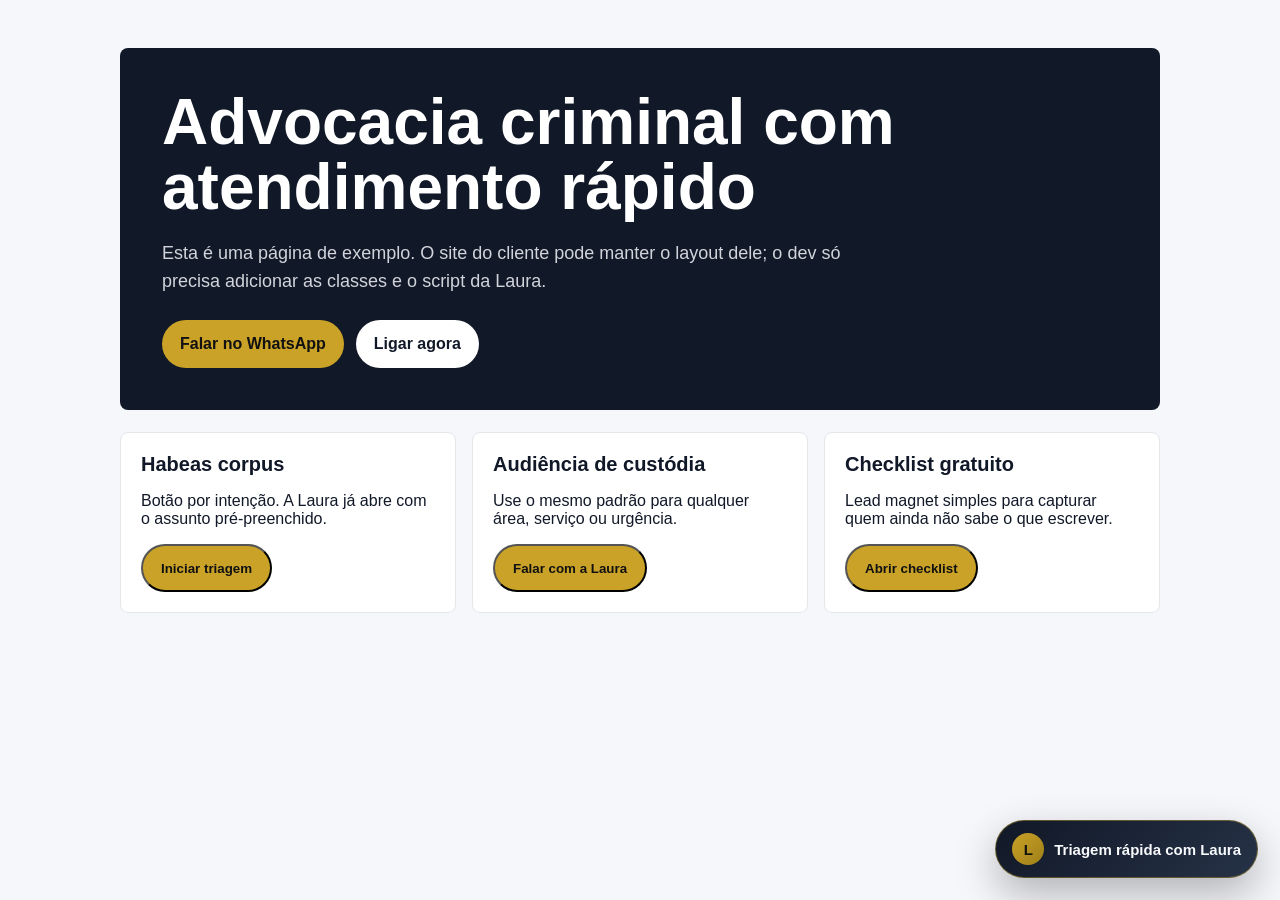
<file: install-kit/exemplo-instalacao.html>
<!DOCTYPE html>
<html lang="pt-BR">
<head>
  <meta charset="UTF-8">
  <meta name="viewport" content="width=device-width, initial-scale=1.0">
  <title>Exemplo de instalação - Laura StayGoBot</title>

  <!-- 1. CSS da Laura -->
  <link rel="stylesheet" href="./staygo-laura.css">

  <style>
    body{
      background:#f6f7fb;
      color:#111827;
      font-family:Inter, Arial, sans-serif;
      margin:0;
    }

    main{
      margin:0 auto;
      max-width:1040px;
      padding:48px 20px 120px;
    }

    .hero{
      background:#111827;
      border-radius:8px;
      color:#fff;
      padding:42px;
    }

    .hero h1{
      font-size:clamp(34px, 6vw, 64px);
      line-height:1.02;
      margin:0 0 18px;
      max-width:760px;
    }

    .hero p{
      color:#d1d5db;
      font-size:18px;
      line-height:1.6;
      max-width:720px;
    }

    .actions{
      display:flex;
      flex-wrap:wrap;
      gap:12px;
      margin-top:24px;
    }

    .btn{
      align-items:center;
      border-radius:999px;
      display:inline-flex;
      font-weight:900;
      justify-content:center;
      min-height:48px;
      padding:0 18px;
      text-decoration:none;
    }

    .btn-primary{
      background:#c9a227;
      color:#111;
    }

    .btn-dark{
      background:#fff;
      color:#111827;
    }

    .grid{
      display:grid;
      gap:16px;
      grid-template-columns:repeat(3, minmax(0, 1fr));
      margin-top:22px;
    }

    .card{
      background:#fff;
      border:1px solid #e5e7eb;
      border-radius:8px;
      padding:20px;
    }

    .card h2{
      font-size:20px;
      margin:0 0 10px;
    }

    @media (max-width:820px){
      .grid{grid-template-columns:1fr}
      .hero{padding:28px}
      .btn{width:100%}
    }
  </style>
</head>
<body>
  <main>
    <section class="hero">
      <h1>Advocacia criminal com atendimento rápido</h1>
      <p>Esta é uma página de exemplo. O site do cliente pode manter o layout dele; o dev só precisa adicionar as classes e o script da Laura.</p>

      <div class="actions">
        <!-- 2. Botão WhatsApp existente: adicione js-whatsapp -->
        <a class="btn btn-primary js-whatsapp" href="https://wa.me/5561999999999">
          Falar no WhatsApp
        </a>

        <!-- 3. Link de telefone: adicione js-phone -->
        <a class="btn btn-dark js-phone" href="tel:+5561999999999">
          Ligar agora
        </a>
      </div>
    </section>

    <section class="grid">
      <article class="card">
        <h2>Habeas corpus</h2>
        <p>Botão por intenção. A Laura já abre com o assunto pré-preenchido.</p>
        <button class="btn btn-primary js-staygo-chat" data-intent="habeas corpus urgente">
          Iniciar triagem
        </button>
      </article>

      <article class="card">
        <h2>Audiência de custódia</h2>
        <p>Use o mesmo padrão para qualquer área, serviço ou urgência.</p>
        <button class="btn btn-primary js-staygo-chat" data-intent="audiência de custódia">
          Falar com a Laura
        </button>
      </article>

      <article class="card">
        <h2>Checklist gratuito</h2>
        <p>Lead magnet simples para capturar quem ainda não sabe o que escrever.</p>
        <button class="btn btn-primary js-staygo-chat" data-intent="lead magnet checklist criminal">
          Abrir checklist
        </button>
      </article>
    </section>
  </main>

  <!-- 4. Configuração da empresa no StayGo -->
  <script>
    window.STAYGO_LAURA_CONFIG = {
      slug: 'kelven-criminalista',
      company: 'Kelven Criminalista',
      assistantName: 'Laura',
      whatsappNumber: '556192059571',
      defaultArea: 'Criminal',
      defaultCity: 'Brasília/DF',
      capturedFrom: 'site_cliente',
      leadEndpoint: 'https://app.staygobot.com/api/public/capture/kelven-criminalista/leads',
      eventEndpoint: 'https://app.staygobot.com/api/public/capture/kelven-criminalista/events',
      openWhatsappAfterLead: true,
      interceptWhatsappButtons: true
    };
  </script>

  <!-- 5. JS da Laura -->
  <script src="./staygo-laura.js" defer></script>
</body>
</html>
</file>
<file: dalleadvocacia/css/style.css>
/* ==========================================================
   RESET
========================================================== */

*{
    margin:0;
    padding:0;
    box-sizing:border-box;
}

html{
    scroll-behavior:smooth;
}

body{

    font-family:'Inter',sans-serif;

    background:#fff;

    color:#222;

    overflow-x:hidden;

    line-height:1.6;

}

/* ==========================================================
   VARIÁVEIS
========================================================== */

:root{

    --azul:#0F172A;

    --dourado:#C9A14A;

    --cinza:#555;

    --claro:#F8F8F8;

    --branco:#FFF;

    --sombra:0 20px 50px rgba(0,0,0,.12);

}

/* ==========================================================
   CONTAINER
========================================================== */

.container{

    width:90%;

    max-width:1200px;

    margin:auto;

}

/* ==========================================================
   HEADER
========================================================== */

header{

    position:fixed;

    top:0;

    left:0;

    width:100%;

    z-index:9999;

    background:rgba(15,23,42,.95);

    backdrop-filter:blur(12px);

    transition:.35s;

    padding:22px 0;

    box-shadow:0 10px 35px rgba(0,0,0,.10);

}

header.scrolled{

    padding:14px 0;

    box-shadow:0 15px 40px rgba(0,0,0,.18);

}

header .container{

    display:flex;

    justify-content:space-between;

    align-items:center;

}

.logo h2{

    color:white;

    font-size:32px;

    margin-bottom:3px;

}

.logo span{

    color:var(--dourado);

    text-transform:uppercase;

    letter-spacing:3px;

    font-size:13px;

}

nav{

    display:flex;

    gap:35px;

}

nav a{

    color:white;

    text-decoration:none;

    font-weight:600;

    transition:.3s;

    position:relative;

}

nav a::after{

    content:"";

    position:absolute;

    left:0;

    bottom:-8px;

    width:0;

    height:2px;

    background:var(--dourado);

    transition:.35s;

}

nav a:hover::after{

    width:100%;

}

nav a:hover{

    color:var(--dourado);

}

/* ==========================================================
   BOTÕES
========================================================== */

.btn-principal{

    display:inline-flex;

    align-items:center;

    gap:12px;

    background:var(--dourado);

    color:white;

    text-decoration:none;

    padding:18px 40px;

    border-radius:12px;

    font-weight:700;

    transition:.35s;

    box-shadow:0 15px 35px rgba(0,0,0,.15);

}

.btn-principal:hover{

    transform:translateY(-5px);

}

.btn-secundario{

    display:inline-flex;

    align-items:center;

    margin-left:15px;

    padding:18px 40px;

    border:2px solid var(--azul);

    border-radius:12px;

    color:var(--azul);

    text-decoration:none;

    font-weight:700;

    transition:.35s;

}

.btn-secundario:hover{

    background:var(--azul);

    color:white;

}

.btn-whatsapp{

    background:#25D366;

    color:white;

    text-decoration:none;

    padding:15px 26px;

    border-radius:12px;

    font-weight:700;

    transition:.35s;

}

.btn-whatsapp:hover{

    transform:translateY(-4px);

}

/* ==========================================================
   MENU MOBILE
========================================================== */

.menu-mobile{

    display:none;

    background:none;

    border:none;

    color:white;

    font-size:30px;

    cursor:pointer;

}

/* ==========================================================
   HERO
========================================================== */

.hero{

    min-height:100vh;

    display:flex;

    align-items:center;

    background:linear-gradient(135deg,#ffffff,#f3f4f6);

    padding:170px 0 120px;

}

.hero .container{

    display:grid;

    grid-template-columns:1fr 1fr;

    gap:80px;

    align-items:center;

}

.hero-tag{

    display:inline-block;

    background:#ece8db;

    color:var(--dourado);

    padding:10px 18px;

    border-radius:999px;

    font-weight:700;

    margin-bottom:25px;

}

.hero h1{

    font-size:64px;

    line-height:74px;

    color:var(--azul);

    margin-bottom:30px;

}

.hero p{

    font-size:21px;

    color:var(--cinza);

    line-height:35px;

    margin-bottom:40px;

}

.hero-botoes{

    display:flex;

    flex-wrap:wrap;

    gap:20px;

}

.hero-imagem{

    display:flex;

    justify-content:center;

}

.hero-imagem img{

    width:100%;

    max-width:520px;

    border-radius:24px;

    object-fit:cover;

    box-shadow:0 35px 80px rgba(0,0,0,.22);

    transition:.4s;

}

.hero-imagem img:hover{

    transform:scale(1.02);

}

/* ==========================================================
   ÁREAS DE ATUAÇÃO
========================================================== */

.areas{

    padding:120px 0;

    background:#F8F8F8;

}

.areas h2{

    text-align:center;

    font-size:48px;

    color:var(--azul);

    margin:18px 0;

}

.subtitulo{

    max-width:760px;

    margin:0 auto 70px;

    text-align:center;

    color:#666;

    font-size:19px;

    line-height:34px;

}

.cards{

    display:grid;

    grid-template-columns:repeat(3,1fr);

    gap:35px;

}

.card{

    background:#FFF;

    border-radius:22px;

    padding:40px;

    transition:.35s;

    box-shadow:0 20px 45px rgba(0,0,0,.08);

    border-top:5px solid transparent;

}

.card:hover{

    transform:translateY(-12px);

    border-top:5px solid var(--dourado);

    box-shadow:0 35px 70px rgba(0,0,0,.15);

}

.card span{

    width:80px;

    height:80px;

    display:flex;

    justify-content:center;

    align-items:center;

    border-radius:50%;

    background:linear-gradient(135deg,var(--dourado),#e5c36f);

    color:white;

    font-size:34px;

    margin-bottom:30px;

}

.card h3{

    color:var(--azul);

    margin-bottom:18px;

    font-size:24px;

}

.card p{

    color:#666;

    line-height:32px;

}

/* ==========================================================
   SOBRE
========================================================== */

.sobre{

    padding:130px 0;

    background:white;

}

/* ==========================================================
   TRIAGEM STAYGO
========================================================== */

.triagem-staygo{

    padding:120px 0;

    background:linear-gradient(135deg,#0F172A,#111827);

    color:white;

}

.triagem-staygo .container{

    display:grid;

    grid-template-columns:1fr 1.05fr;

    gap:70px;

    align-items:start;

}

.triagem-copy{

    position:sticky;

    top:120px;

}

.triagem-copy h2{

    font-size:48px;

    line-height:58px;

    margin:16px 0 22px;

}

.triagem-copy p{

    color:#CBD5E1;

    font-size:19px;

    line-height:34px;

    margin-bottom:28px;

}

.triagem-copy ul{

    list-style:none;

    display:grid;

    gap:14px;

}

.triagem-copy li{

    color:#E5E7EB;

    background:rgba(255,255,255,.06);

    border:1px solid rgba(255,255,255,.10);

    border-radius:14px;

    padding:16px 18px;

}

.triagem-copy li::before{

    content:"✓";

    color:var(--dourado);

    font-weight:900;

    margin-right:10px;

}

.staygo-form{

    background:#FFF;

    color:var(--azul);

    border-radius:24px;

    padding:34px;

    box-shadow:0 35px 90px rgba(0,0,0,.32);

    display:grid;

    grid-template-columns:1fr 1fr;

    gap:18px;

}

.staygo-form h3,
.staygo-form p,
.staygo-form .staygo-full,
.staygo-form .staygo-submit,
.staygo-form .staygo-whatsapp-link,
.staygo-form .staygo-form-status,
.staygo-form small{

    grid-column:1 / -1;

}

.staygo-form h3{

    font-size:30px;

    line-height:38px;

}

.staygo-form p{

    color:#64748B;

    margin-top:-8px;

}

.staygo-form label{

    display:grid;

    gap:8px;

    color:#1F2937;

    font-weight:700;

    font-size:14px;

}

.staygo-form input,
.staygo-form select,
.staygo-form textarea{

    width:100%;

    border:1px solid #CBD5E1;

    border-radius:12px;

    padding:15px 16px;

    font:inherit;

    color:#111827;

    background:#F8FAFC;

    outline:none;

    transition:.25s;

}

.staygo-form textarea{

    resize:vertical;

    min-height:120px;

}

.staygo-form input:focus,
.staygo-form select:focus,
.staygo-form textarea:focus{

    border-color:var(--dourado);

    box-shadow:0 0 0 4px rgba(201,161,74,.16);

    background:white;

}

.staygo-submit{

    justify-content:center;

    border:none;

    cursor:pointer;

}

.staygo-submit:disabled{

    opacity:.7;

    cursor:wait;

}

.staygo-whatsapp-link{

    color:#16A34A;

    text-align:center;

    font-weight:800;

    text-decoration:none;

}

.staygo-form-status{

    min-height:22px;

    color:#0F766E;

    font-weight:800;

    text-align:center;

}

.laura-response{

    display:grid;

    gap:10px;

    text-align:left;

    background:linear-gradient(135deg,#ECFDF5,#F8FAFC);

    border:1px solid #A7F3D0;

    border-radius:16px;

    padding:18px;

    color:#0F172A;

}

.laura-response strong{

    width:fit-content;

    background:#0F766E;

    color:white;

    border-radius:999px;

    padding:6px 12px;

    font-size:13px;

}

.laura-response span{

    color:#1F2937;

    line-height:28px;

}

.laura-response a{

    display:inline-flex;

    width:fit-content;

    background:#25D366;

    color:white;

    text-decoration:none;

    border-radius:12px;

    padding:12px 16px;

    font-weight:900;

}

.staygo-form small{

    color:#64748B;

    text-align:center;

    line-height:24px;

}

.sobre .container{

    display:grid;

    grid-template-columns:45% 55%;

    gap:80px;

    align-items:center;

}

.sobre-imagem{

    position:relative;

}

.sobre-imagem img{

    width:100%;

    border-radius:24px;

    object-fit:cover;

    box-shadow:0 35px 70px rgba(0,0,0,.18);

}

.sobre-texto{

    display:flex;

    flex-direction:column;

    justify-content:center;

}

.titulo-pequeno{

    display:inline-block;

    color:var(--dourado);

    text-transform:uppercase;

    letter-spacing:4px;

    font-size:13px;

    font-weight:700;

    margin-bottom:18px;

}

.sobre h2{

    font-size:50px;

    color:var(--azul);

    margin-bottom:12px;

}

.sobre h3{

    color:#777;

    margin-bottom:28px;

    font-weight:500;

}

.sobre p{

    font-size:18px;

    line-height:34px;

    color:#555;

    margin-bottom:22px;

}

/* ==========================================================
   DIFERENCIAIS
========================================================== */

.diferenciais{

    background:var(--azul);

    color:white;

    padding:130px 0;

}

.titulo-menor{

    display:block;

    text-align:center;

    color:var(--dourado);

    letter-spacing:4px;

    font-size:13px;

    font-weight:700;

    margin-bottom:20px;

}

.diferenciais h2{

    text-align:center;

    font-size:50px;

    max-width:850px;

    margin:0 auto 30px;

}

.descricao{

    max-width:760px;

    margin:0 auto 80px;

    text-align:center;

    color:#d7d7d7;

    line-height:34px;

    font-size:18px;

}

.grid-diferenciais{

    display:grid;

    grid-template-columns:repeat(2,1fr);

    gap:35px;

}

.item{

    background:#1B2740;

    border-radius:22px;

    padding:45px;

    transition:.35s;

    border-left:5px solid transparent;

}

.item:hover{

    transform:translateY(-10px);

    border-left:5px solid var(--dourado);

    box-shadow:0 30px 60px rgba(0,0,0,.25);

}

.item i{

    font-size:40px;

    color:var(--dourado);

    margin-bottom:25px;

}

.item h3{

    margin-bottom:18px;

    font-size:24px;

}

.item p{

    color:#d7d7d7;

    line-height:32px;

}

/* ==========================================================
   TRANSIÇÕES GERAIS
========================================================== */

.card,
.item,
.prova,
.btn-principal,
.btn-whatsapp,
.btn-secundario{

    transition:all .35s ease;

}

/* ==========================================================
   CTA
========================================================== */

.cta{

    padding:120px 0;

    background:linear-gradient(135deg,#C9A14A,#b88e32);

    text-align:center;

}

.cta h2{

    color:white;

    font-size:52px;

    margin:20px auto;

    max-width:850px;

}

.cta p{

    color:#fff;

    font-size:20px;

    line-height:34px;

    max-width:700px;

    margin:0 auto 40px;

}

.cta .btn-principal{

    background:var(--azul);

}

.cta .btn-principal:hover{

    background:#1d2a45;

}

/* ==========================================================
   PROVA SOCIAL
========================================================== */

.prova-social{

    padding:120px 0;

    background:white;

}

.prova-social h2{

    text-align:center;

    font-size:48px;

    color:var(--azul);

    margin:18px 0;

}

.provas{

    display:grid;

    grid-template-columns:repeat(3,1fr);

    gap:35px;

    margin-top:70px;

}

.prova{

    background:white;

    border-radius:22px;

    padding:45px;

    text-align:center;

    box-shadow:0 18px 40px rgba(0,0,0,.08);

    transition:.35s;

}

.prova:hover{

    transform:translateY(-10px);

}

.prova i{

    font-size:42px;

    color:var(--dourado);

    margin-bottom:25px;

}

.prova h3{

    color:var(--azul);

    margin-bottom:18px;

}

.prova p{

    color:#666;

    line-height:30px;

}

/* ==========================================================
   FAQ
========================================================== */

.faq{

    padding:120px 0;

    background:#F8F8F8;

}

.faq h2{

    text-align:center;

    font-size:48px;

    color:var(--azul);

    margin-bottom:50px;

}

.faq-item{

    background:white;

    border-radius:18px;

    padding:35px;

    margin-bottom:22px;

    box-shadow:0 15px 35px rgba(0,0,0,.06);

}

.faq-item h3{

    color:var(--azul);

    margin-bottom:18px;

    font-size:22px;

}

.faq-item p{

    color:#666;

    line-height:32px;

}

/* ==========================================================
   CONTATO
========================================================== */

.contato{

    padding:120px 0;

    background:white;

}

.contato .container{

    display:grid;

    grid-template-columns:1fr 1fr;

    gap:60px;

    align-items:center;

}

.contato h2{

    font-size:48px;

    color:var(--azul);

    margin-bottom:20px;

}

.contato-info p{

    color:#666;

    margin-bottom:35px;

}

.contato-item{

    display:flex;

    align-items:center;

    gap:18px;

    margin-bottom:22px;

    font-size:18px;

}

.contato-item i{

    width:55px;

    height:55px;

    border-radius:50%;

    background:var(--dourado);

    color:white;

    display:flex;

    align-items:center;

    justify-content:center;

    font-size:22px;

}

.mapa-placeholder{

    width:100%;

    min-height:450px;

    background:#ECECEC;

    border-radius:24px;

    display:flex;

    justify-content:center;

    align-items:center;

    color:#666;

    font-weight:600;

    font-size:20px;

}

/* ==========================================================
   FOOTER
========================================================== */

footer{

    background:var(--azul);

    color:white;

    padding:80px 0 40px;

}

.footer-grid{

    display:grid;

    grid-template-columns:repeat(3,1fr);

    gap:50px;

    margin-bottom:40px;

}

.footer-grid h3{

    color:white;

    margin-bottom:20px;

    font-size:28px;

}

.footer-grid h4{

    color:var(--dourado);

    margin-bottom:18px;

}

.footer-grid p{

    color:#d7d7d7;

    line-height:30px;

}

footer hr{

    border:none;

    border-top:1px solid rgba(255,255,255,.15);

    margin:40px 0;

}

.copyright{

    text-align:center;

    color:#bfbfbf;

}

/* ==========================================================
   BOTÃO WHATSAPP
========================================================== */

.whatsapp-float{

    position:fixed;

    right:25px;

    bottom:25px;

    width:70px;

    height:70px;

    border-radius:50%;

    background:#25D366;

    display:flex;

    justify-content:center;

    align-items:center;

    color:white;

    font-size:34px;

    text-decoration:none;

    box-shadow:0 18px 45px rgba(0,0,0,.25);

    z-index:9999;

    transition:.35s;

}

.whatsapp-float:hover{

    transform:scale(1.1);

}

/* ==========================================================
   VOLTAR AO TOPO
========================================================== */

.voltar-topo{

    position:fixed;

    right:30px;

    bottom:110px;

    width:55px;

    height:55px;

    border:none;

    border-radius:50%;

    background:var(--azul);

    color:white;

    cursor:pointer;

    display:none;

    justify-content:center;

    align-items:center;

    font-size:20px;

    z-index:9998;

    transition:.35s;

}

.voltar-topo:hover{

    background:var(--dourado);

}

/* ==========================================================
   ANIMAÇÕES
========================================================== */

.fade{

    opacity:0;

    transform:translateY(40px);

    transition:.8s;

}

.fade.show{

    opacity:1;

    transform:translateY(0);

}
</file>
<file: dalleadvocacia/css/responsive.css>
/* ==========================================================
   RESPONSIVO
========================================================== */

@media (max-width:1200px){

.container{

    width:92%;

}

.hero h1{

    font-size:56px;

    line-height:64px;

}

.sobre .container{

    gap:50px;

}

}

/* ==========================================================
   TABLET
========================================================== */

@media (max-width:991px){

/* Header */

header{

    padding:18px 0;

}

header .container{

    position:relative;

}

.menu-mobile{

    display:block;

}

nav{

    position:absolute;

    top:80px;

    left:0;

    width:100%;

    background:#0F172A;

    border-radius:16px;

    display:none;

    flex-direction:column;

    padding:25px;

    gap:20px;

    box-shadow:0 20px 40px rgba(0,0,0,.25);

}

nav.active{

    display:flex;

}

.btn-whatsapp{

    display:none;

}

/* Hero */

.hero{

    padding:150px 0 90px;

}

.hero .container{

    grid-template-columns:1fr;

    text-align:center;

    gap:60px;

}

.hero-texto{

    order:2;

}

.hero-imagem{

    order:1;

}

.hero-imagem img{

    max-width:420px;

}

.hero-botoes{

    justify-content:center;

}

.hero h1{

    font-size:48px;

    line-height:58px;

}

.hero p{

    font-size:18px;

}

/* Sobre */

.sobre .container{

    grid-template-columns:1fr;

}

.triagem-staygo .container{

    grid-template-columns:1fr;

}

.triagem-copy{

    position:static;

}

.triagem-copy h2{

    font-size:40px;

    line-height:50px;

}

.staygo-form{

    grid-template-columns:1fr;

}

.sobre-imagem{

    text-align:center;

}

.sobre-imagem img{

    max-width:550px;

}

/* Cards */

.cards{

    grid-template-columns:repeat(2,1fr);

}

.grid-diferenciais{

    grid-template-columns:1fr;

}

.provas{

    grid-template-columns:1fr;

}

/* Contato */

.contato .container{

    grid-template-columns:1fr;

}

.footer-grid{

    grid-template-columns:1fr;

    text-align:center;

}

}

/* ==========================================================
   CELULAR
========================================================== */

@media (max-width:768px){

section{

    padding:80px 0 !important;

}

.logo h2{

    font-size:26px;

}

.logo span{

    font-size:11px;

}

.hero{

    padding-top:130px;

}

.hero h1{

    font-size:38px;

    line-height:48px;

}

.hero p{

    font-size:17px;

    line-height:30px;

}

.hero-imagem img{

    max-width:320px;

}

.hero-botoes{

    flex-direction:column;

}

.btn-principal,

.btn-secundario{

    width:100%;

    justify-content:center;

    margin:0;

}

.cards{

    grid-template-columns:1fr;

}

.card{

    padding:30px;

}

.sobre h2{

    font-size:38px;

}

.sobre h3{

    font-size:20px;

}

.sobre p{

    font-size:17px;

    line-height:30px;

}

.areas h2,

.diferenciais h2,

.prova-social h2,

.faq h2,

.contato h2,

.cta h2,

.triagem-copy h2{

    font-size:36px;

}

.staygo-form{

    padding:26px;

    border-radius:20px;

}

.grid-diferenciais{

    gap:25px;

}

.item{

    padding:30px;

}

.cta h2{

    font-size:34px;

}

.cta p{

    font-size:18px;

}

.contato-item{

    font-size:16px;

}

.mapa-placeholder{

    min-height:300px;

}

.footer-grid{

    gap:35px;

}

.whatsapp-float{

    width:62px;

    height:62px;

    font-size:30px;

    right:18px;

    bottom:18px;

}

.voltar-topo{

    right:20px;

    bottom:95px;

}

}

/* ==========================================================
   CELULARES PEQUENOS
========================================================== */

@media (max-width:480px){

.container{

    width:94%;

}

header{

    padding:15px 0;

}

.hero{

    min-height:auto;

}

.hero h1{

    font-size:32px;

    line-height:42px;

}

.hero p{

    font-size:16px;

}

.hero-tag{

    font-size:13px;

}

.hero-imagem img{

    max-width:280px;

}

.card span{

    width:65px;

    height:65px;

    font-size:28px;

}

.card h3{

    font-size:22px;

}

.item h3{

    font-size:22px;

}

.prova{

    padding:30px;

}

.faq-item{

    padding:25px;

}

.btn-principal,

.btn-secundario{

    padding:16px 25px;

    font-size:15px;

}

.cta h2{

    font-size:30px;

}

footer{

    padding:60px 0 30px;

}

}
</file>
<file: install-kit/staygo-laura.css>
:root{
  --staygo-bg:#0f172a;
  --staygo-panel:#111827;
  --staygo-panel-2:#1f2937;
  --staygo-line:rgba(255,255,255,.12);
  --staygo-text:#f8fafc;
  --staygo-muted:#cbd5e1;
  --staygo-accent:#c9a227;
  --staygo-accent-dark:#9f7f18;
  --staygo-success:#22c55e;
  --staygo-danger:#ef4444;
}

.staygo-laura-launcher,
.staygo-laura-chat,
.staygo-laura-chat *{
  box-sizing:border-box;
}

.staygo-laura-launcher{
  align-items:center;
  background:linear-gradient(135deg, var(--staygo-panel), #263247);
  border:1px solid rgba(201,162,39,.42);
  border-radius:999px;
  bottom:22px;
  box-shadow:0 16px 42px rgba(0,0,0,.28);
  color:var(--staygo-text);
  cursor:pointer;
  display:flex;
  font-family:Inter, Arial, sans-serif;
  font-size:15px;
  font-weight:900;
  gap:10px;
  max-width:330px;
  padding:12px 16px;
  position:fixed;
  right:22px;
  z-index:2147483000;
}

.staygo-laura-launcher:hover,
.staygo-laura-launcher:focus{
  outline:none;
  transform:translateY(-1px);
}

.staygo-laura-launcher-icon{
  align-items:center;
  background:linear-gradient(135deg, var(--staygo-accent), var(--staygo-accent-dark));
  border-radius:999px;
  color:#111;
  display:flex;
  flex:0 0 32px;
  height:32px;
  justify-content:center;
  width:32px;
}

.staygo-laura-chat{
  background:var(--staygo-bg);
  border:1px solid rgba(201,162,39,.34);
  border-radius:18px;
  bottom:86px;
  box-shadow:0 24px 80px rgba(0,0,0,.45);
  color:var(--staygo-text);
  display:none;
  font-family:Inter, Arial, sans-serif;
  max-height:min(690px, calc(100vh - 110px));
  overflow:hidden;
  position:fixed;
  right:22px;
  width:min(420px, calc(100vw - 24px));
  z-index:2147483001;
}

.staygo-laura-chat.is-open{
  display:block;
}

.staygo-laura-header{
  align-items:center;
  background:linear-gradient(135deg, var(--staygo-panel), #243149);
  border-bottom:1px solid var(--staygo-line);
  display:flex;
  gap:12px;
  padding:16px;
}

.staygo-laura-avatar{
  align-items:center;
  background:linear-gradient(135deg, var(--staygo-accent), var(--staygo-accent-dark));
  border-radius:999px;
  color:#111;
  display:flex;
  flex:0 0 42px;
  font-weight:900;
  height:42px;
  justify-content:center;
  width:42px;
}

.staygo-laura-title{
  flex:1;
  min-width:0;
}

.staygo-laura-title strong{
  display:block;
  font-size:15px;
  line-height:1.2;
}

.staygo-laura-title small{
  color:var(--staygo-muted);
  display:block;
  font-size:12px;
  line-height:1.4;
  margin-top:3px;
}

.staygo-laura-close{
  background:transparent;
  border:0;
  color:var(--staygo-text);
  cursor:pointer;
  font-size:26px;
  line-height:1;
  padding:4px;
}

.staygo-laura-body{
  max-height:calc(100vh - 230px);
  overflow:auto;
  padding:16px;
}

.staygo-laura-bubble{
  background:var(--staygo-panel-2);
  border:1px solid rgba(255,255,255,.08);
  border-radius:16px 16px 16px 4px;
  color:var(--staygo-text);
  font-size:14px;
  line-height:1.55;
  margin-bottom:14px;
  padding:13px 14px;
}

.staygo-laura-form{
  display:grid;
  gap:10px;
}

.staygo-laura-form label{
  color:#e5e7eb;
  display:grid;
  font-size:13px;
  font-weight:800;
  gap:6px;
}

.staygo-laura-form input,
.staygo-laura-form textarea,
.staygo-laura-form select{
  background:#fff;
  border:1px solid #d7dde8;
  border-radius:10px;
  color:#111827;
  font:inherit;
  font-size:14px;
  padding:12px;
  width:100%;
}

.staygo-laura-form textarea{
  min-height:86px;
  resize:vertical;
}

.staygo-laura-submit{
  background:linear-gradient(135deg, var(--staygo-accent), var(--staygo-accent-dark));
  border:0;
  border-radius:999px;
  color:#111;
  cursor:pointer;
  font:inherit;
  font-weight:900;
  padding:13px 16px;
}

.staygo-laura-submit:disabled{
  cursor:wait;
  opacity:.72;
}

.staygo-laura-status{
  color:var(--staygo-muted);
  font-size:13px;
  line-height:1.5;
  margin:8px 0 0;
}

.staygo-laura-status.is-success{
  color:#bbf7d0;
}

.staygo-laura-status.is-error{
  color:#fecaca;
}

.staygo-laura-intent-row{
  display:flex;
  flex-wrap:wrap;
  gap:8px;
  margin:0 0 12px;
}

.staygo-laura-intent{
  background:rgba(255,255,255,.06);
  border:1px solid rgba(255,255,255,.14);
  border-radius:999px;
  color:#e5e7eb;
  cursor:pointer;
  font:inherit;
  font-size:12px;
  font-weight:800;
  padding:8px 10px;
}

@media (max-width:768px){
  .staygo-laura-launcher{
    bottom:12px;
    left:10px;
    max-width:none;
    right:10px;
    justify-content:center;
  }

  .staygo-laura-chat{
    bottom:0;
    border-radius:18px 18px 0 0;
    left:0;
    max-height:calc(100vh - 48px);
    right:0;
    width:100%;
  }

  .staygo-laura-body{
    max-height:calc(100vh - 180px);
  }
}
</file>
